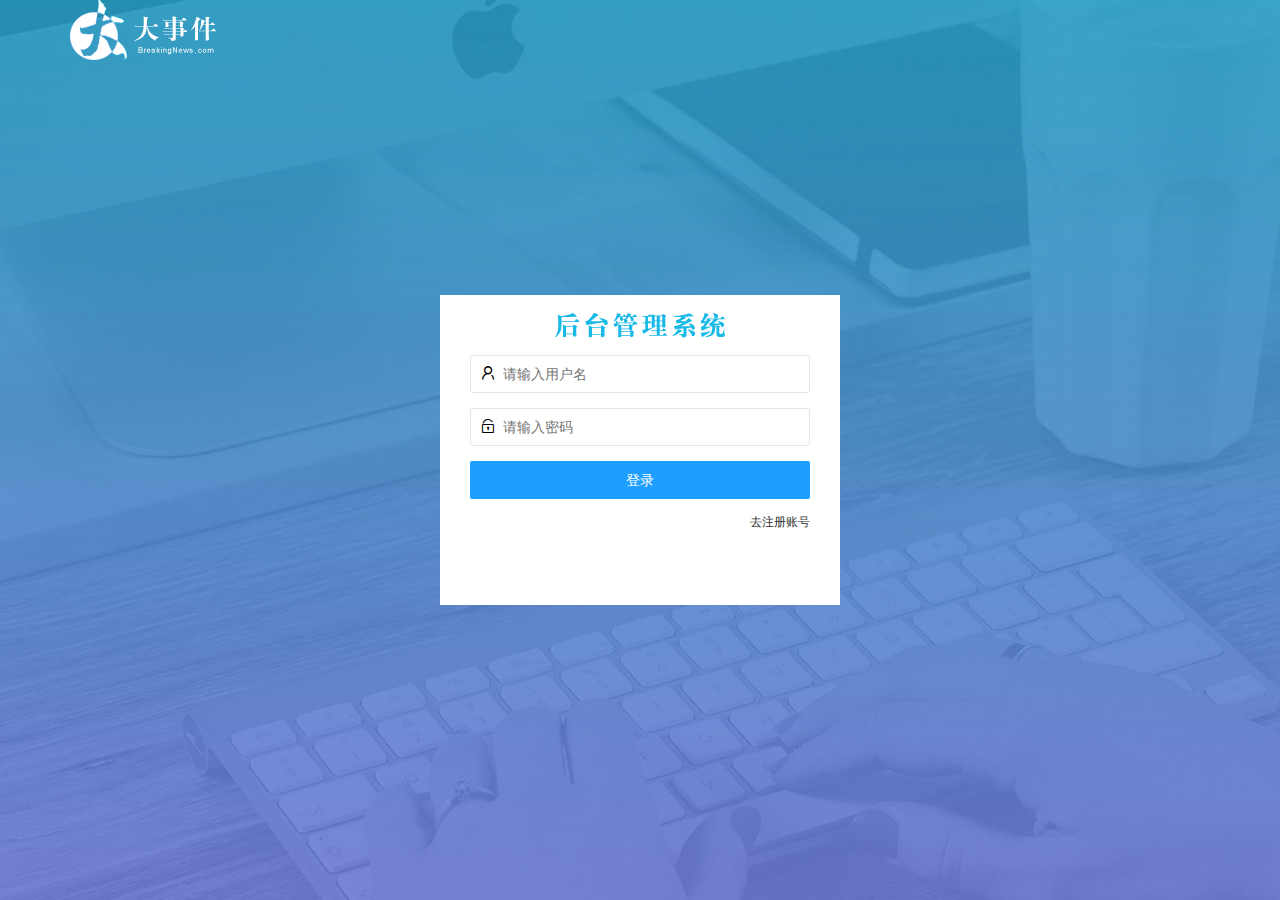
<file: login.html>
<!DOCTYPE html>
<html lang="en">
  <head>
    <meta charset="UTF-8" />
    <meta name="viewport" content="width=device-width, initial-scale=1.0" />
    <title>大事件-登录/注册</title>
    <link rel="stylesheet" href="/assets/lib/layui/css/layui.css">
    <link rel="stylesheet" href="/assets/css/login.css" />
  </head>
  <body>
    <div class="layui-main">
      <img src="/assets/images/logo.png" alt="">
    </div>
    <!-- 登录注册区域 -->
    <div class="loginAndRegBox">
      <div class="title-box"></div>
      <!-- 登录的div -->
      <div class="login-box">
        <!-- 登录的表单 -->
        <form class="layui-form" id="form_login">
          <!-- 用户名 -->
          <div class="layui-form-item">
            <i class="layui-icon layui-icon-username"></i>
            <input type="text" name="username" required lay-verify="required" placeholder="请输入用户名" autocomplete="off" class="layui-input" />
          </div>
          <!-- 密码 -->
          <div class="layui-form-item">
            <i class="layui-icon layui-icon-password"></i>
            <input type="password" name="password" required lay-verify="required|pwd" placeholder="请输入密码" autocomplete="off" class="layui-input" />
          </div>
          <!-- 登录按钮 -->
          <div class="layui-form-item">
            <!-- 注意：表单提交按钮和普通按钮的区别，就是 lay-submit 属性 -->
            <button class="layui-btn layui-btn-fluid layui-btn-normal" lay-submit>登录</button>
          </div>
          <div class="layui-form-item links">
            <a href="javascript:;" id="link_reg">去注册账号</a>
          </div>
        </form>
      </div>
      <!-- 注册的div -->
      <div class="reg-box">
        <!-- 注册的表单 -->
        <form class="layui-form" id="form_reg">
          <!-- 用户名 -->
          <div class="layui-form-item">
            <i class="layui-icon layui-icon-username"></i>
            <input type="text" name="username" required lay-verify="required" placeholder="请输入用户名" autocomplete="off" class="layui-input" />
          </div>
          <!-- 密码 -->
          <div class="layui-form-item">
            <i class="layui-icon layui-icon-password"></i>
            <input type="password" name="password" required lay-verify="required|pwd" placeholder="请输入密码" autocomplete="off" class="layui-input" />
          </div>
          <!-- 密码确认框 -->
          <div class="layui-form-item">
            <i class="layui-icon layui-icon-password"></i>
            <input type="password" name="repassword" required lay-verify="required|pwd|repwd" placeholder="再次确认密码" autocomplete="off" class="layui-input" />
          </div>
          <!-- 注册按钮 -->
          <div class="layui-form-item">
            <!-- 注意：表单提交按钮和普通按钮的区别，就是 lay-submit 属性 -->
            <button class="layui-btn layui-btn-fluid layui-btn-normal" lay-submit>注册</button>
          </div>
          <div class="layui-form-item links">
            <a href="javascript:;" id="link_login">去登录</a>
          </div>
        </form>
      </div>
    </div>
        </div>
      </div>
    </form>
    <!-- 导入 Layui 的JS文件 -->
    <script src="/assets/lib/layui/layui.all.js"></script>
    <!-- 导入 JQuery -->
    <script src="/assets/lib/jquery.js"></script>
    <!-- 导入自己封装的 baseAPI.js -->
    <script src="/assets/js/baseAPI.js"></script>
    <!-- 导入自己的 JavaScript 脚本 -->
    <script src="/assets/js/login.js"></script>
  </body>
</html>
</file>
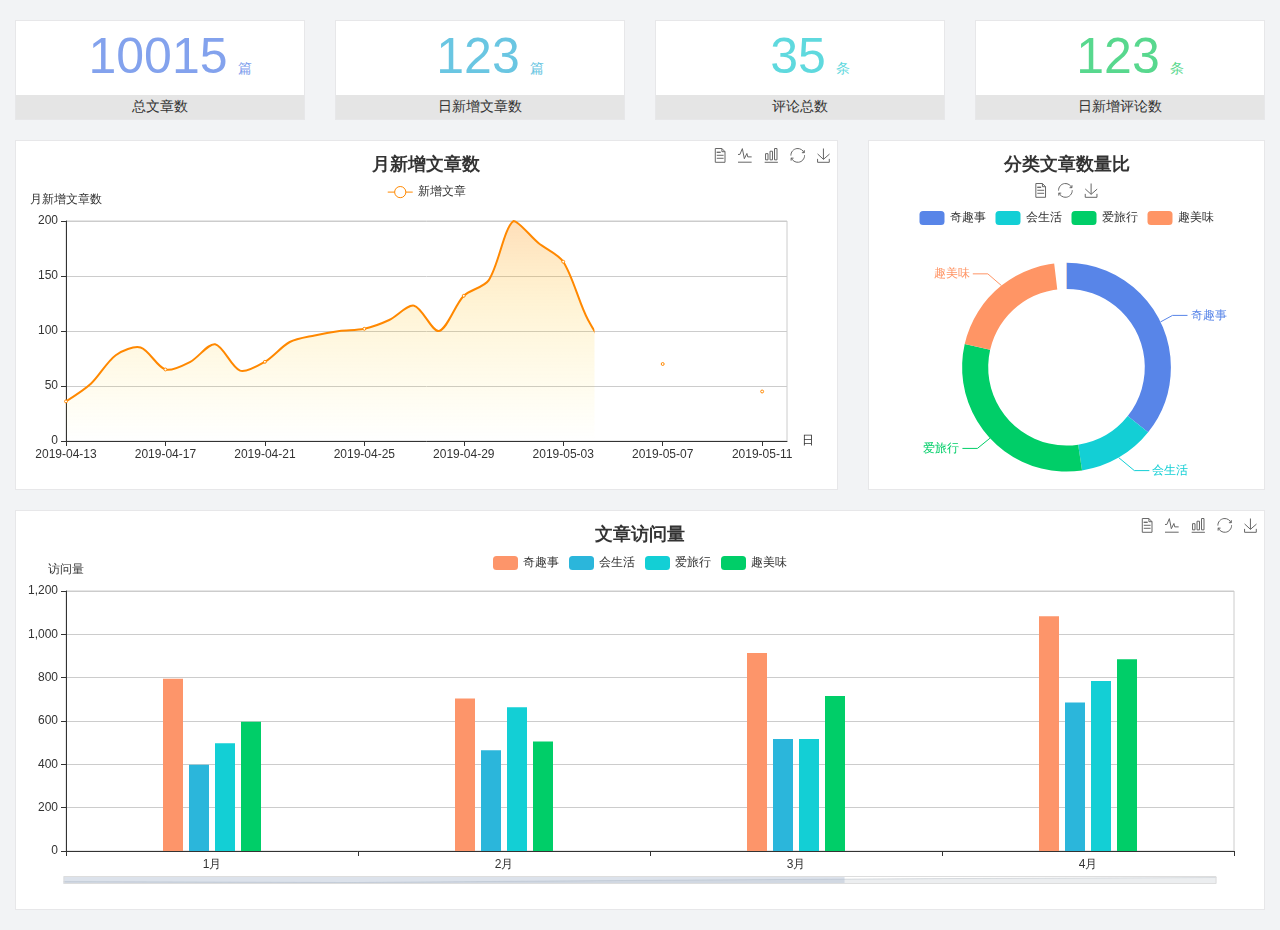
<file: home/dashboard.html>
<!DOCTYPE html>
<html lang="en">

<head>
  <meta charset="UTF-8">
  <meta name="viewport" content="width=device-width, initial-scale=1.0">
  <meta http-equiv="X-UA-Compatible" content="ie=edge">
  <title>图表统计</title>
  <link rel="stylesheet" href="../../assets/lib/bootstrap.css" />
  <link rel="stylesheet" href="../../assets/lib/main.css" />
  <script src="../../assets/lib/jquery.js"></script>
  <script type="text/javascript" src="../../assets/lib/echarts.min.js"></script>
</head>

<body>
  <div class="container-fluid">
    <div class="row spannel_list">
      <div class="col-sm-3 col-xs-6">
        <div class="spannel">
          <em>10015</em><span>篇</span>
          <b>总文章数</b>
        </div>
      </div>
      <div class="col-sm-3 col-xs-6">
        <div class="spannel scolor01">
          <em>123</em><span>篇</span>
          <b>日新增文章数</b>
        </div>
      </div>
      <div class="col-sm-3 col-xs-6">
        <div class="spannel scolor02">
          <em>35</em><span>条</span>
          <b>评论总数</b>
        </div>
      </div>
      <div class="col-sm-3 col-xs-6">
        <div class="spannel scolor03">
          <em>123</em><span>条</span>
          <b>日新增评论数</b>
        </div>
      </div>
    </div>
  </div>

  <div class="container-fluid">
    <div class="row curve-pie">
      <div class="col-lg-8 col-md-8">
        <div class="gragh_pannel" id="curve_show"></div>
      </div>
      <div class="col-lg-4 col-md-4">
        <div class="gragh_pannel" id="pie_show"></div>
      </div>
    </div>
  </div>

  <div class="container-fluid">
    <div class="column_pannel" id="column_show"></div>
  </div>

  <script>
    var oChart = echarts.init(document.getElementById('curve_show'));
    var aList_all = [
      { 'count': 36, 'date': '2019-04-13' },
      { 'count': 52, 'date': '2019-04-14' },
      { 'count': 78, 'date': '2019-04-15' },
      { 'count': 85, 'date': '2019-04-16' },
      { 'count': 65, 'date': '2019-04-17' },
      { 'count': 72, 'date': '2019-04-18' },
      { 'count': 88, 'date': '2019-04-19' },
      { 'count': 64, 'date': '2019-04-20' },
      { 'count': 72, 'date': '2019-04-21' },
      { 'count': 90, 'date': '2019-04-22' },
      { 'count': 96, 'date': '2019-04-23' },
      { 'count': 100, 'date': '2019-04-24' },
      { 'count': 102, 'date': '2019-04-25' },
      { 'count': 110, 'date': '2019-04-26' },
      { 'count': 123, 'date': '2019-04-27' },
      { 'count': 100, 'date': '2019-04-28' },
      { 'count': 132, 'date': '2019-04-29' },
      { 'count': 146, 'date': '2019-04-30' },
      { 'count': 200, 'date': '2019-05-01' },
      { 'count': 180, 'date': '2019-05-02' },
      { 'count': 163, 'date': '2019-05-03' },
      { 'count': 110, 'date': '2019-05-04' },
      { 'count': 80, 'date': '2019-05-05' },
      { 'count': 82, 'date': '2019-05-06' },
      { 'count': 70, 'date': '2019-05-07' },
      { 'count': 65, 'date': '2019-05-08' },
      { 'count': 54, 'date': '2019-05-09' },
      { 'count': 40, 'date': '2019-05-10' },
      { 'count': 45, 'date': '2019-05-11' },
      { 'count': 38, 'date': '2019-05-12' },
    ];

    let aCount = [];
    let aDate = [];

    for (var i = 0; i < aList_all.length; i++) {
      aCount.push(aList_all[i].count);
      aDate.push(aList_all[i].date);
    }

    var chartopt = {
      title: {
        text: '月新增文章数',
        left: 'center',
        top: '10'
      },
      tooltip: {
        trigger: 'axis'
      },
      legend: {
        data: ['新增文章'],
        top: '40'
      },
      toolbox: {
        show: true,
        feature: {
          mark: { show: true },
          dataView: { show: true, readOnly: false },
          magicType: { show: true, type: ['line', 'bar'] },
          restore: { show: true },
          saveAsImage: { show: true }
        }
      },
      calculable: true,
      xAxis: [
        {
          name: '日',
          type: 'category',
          boundaryGap: false,
          data: aDate
        }
      ],
      yAxis: [
        {
          name: '月新增文章数',
          type: 'value'
        }
      ],
      series: [
        {
          name: '新增文章',
          type: 'line',
          smooth: true,
          itemStyle: { normal: { areaStyle: { type: 'default' }, color: '#f80' }, lineStyle: { color: '#f80' } },
          data: aCount
        }],
      areaStyle: {
        normal: {
          color: new echarts.graphic.LinearGradient(0, 0, 0, 1, [{
            offset: 0,
            color: 'rgba(255,136,0,0.39)'
          }, {
            offset: .34,
            color: 'rgba(255,180,0,0.25)'
          }, {
            offset: 1,
            color: 'rgba(255,222,0,0.00)'
          }])

        }
      },
      grid: {
        show: true,
        x: 50,
        x2: 50,
        y: 80,
        height: 220
      }
    };

    oChart.setOption(chartopt);


    var oPie = echarts.init(document.getElementById('pie_show'));
    var oPieopt =
    {
      title: {
        top: 10,
        text: '分类文章数量比',
        x: 'center'
      },
      tooltip: {
        trigger: 'item',
        formatter: "{a} <br/>{b} : {c} ({d}%)"
      },
      color: ['#5885e8', '#13cfd5', '#00ce68', '#ff9565'],
      legend: {
        x: 'center',
        top: 65,
        data: ['奇趣事', '会生活', '爱旅行', '趣美味']
      },
      toolbox: {
        show: true,
        x: 'center',
        top: 35,
        feature: {
          mark: { show: true },
          dataView: { show: true, readOnly: false },
          magicType: {
            show: true,
            type: ['pie', 'funnel'],
            option: {
              funnel: {
                x: '25%',
                width: '50%',
                funnelAlign: 'left',
                max: 1548
              }
            }
          },
          restore: { show: true },
          saveAsImage: { show: true }
        }
      },
      calculable: true,
      series: [
        {
          name: '访问来源',
          type: 'pie',
          radius: ['45%', '60%'],
          center: ['50%', '65%'],
          data: [
            { value: 300, name: '奇趣事' },
            { value: 100, name: '会生活' },
            { value: 260, name: '爱旅行' },
            { value: 180, name: '趣美味' }
          ]
        }
      ]
    };
    oPie.setOption(oPieopt);



    var oColumn = this.echarts.init(document.getElementById('column_show'));
    var oColumnopt =
    {
      title: {
        text: '文章访问量',
        left: 'center',
        top: '10'
      },
      tooltip: {
        trigger: 'axis'
      },
      legend: {
        data: ['奇趣事', '会生活', '爱旅行', '趣美味'],
        top: '40'
      },
      toolbox: {
        show: true,
        feature: {
          mark: { show: true },
          dataView: { show: true, readOnly: false },
          magicType: { show: true, type: ['line', 'bar'] },
          restore: { show: true },
          saveAsImage: { show: true }
        }
      },
      calculable: true,
      xAxis: [
        {
          type: 'category',
          data: ['1月', '2月', '3月', '4月', '5月']
        }
      ],
      yAxis: [
        {
          name: '访问量',
          type: 'value'
        }
      ],
      series: [
        {
          name: '奇趣事',
          type: 'bar',
          barWidth: 20,
          itemStyle: {
            normal: { areaStyle: { type: 'default' }, color: '#fd956a' }
          },
          data: [800, 708, 920, 1090, 1200]
        },
        {
          name: '会生活',
          type: 'bar',
          barWidth: 20,
          itemStyle: {
            normal: { areaStyle: { type: 'default' }, color: '#2bb6db' }
          },
          data: [400, 468, 520, 690, 800]
        },
        {
          name: '爱旅行',
          type: 'bar',
          barWidth: 20,
          itemStyle: {
            normal: { areaStyle: { type: 'default' }, color: '#13cfd5' }
          },
          data: [500, 668, 520, 790, 900]
        },
        {
          name: '趣美味',
          type: 'bar',
          barWidth: 20,
          itemStyle: {
            normal: { areaStyle: { type: 'default' }, color: '#00ce68' }
          },
          data: [600, 508, 720, 890, 1000]
        }
      ],
      grid: {
        show: true,
        x: 50,
        x2: 30,
        y: 80,
        height: 260
      },
      dataZoom: [//给x轴设置滚动条
        {
          start: 0,//默认为0
          end: 100 - 1000 / 31,//默认为100
          type: 'slider',
          show: true,
          xAxisIndex: [0],
          handleSize: 0,//滑动条的 左右2个滑动条的大小
          height: 8,//组件高度
          left: 45, //左边的距离
          right: 50,//右边的距离
          bottom: 26,//右边的距离
          handleColor: '#ddd',//h滑动图标的颜色
          handleStyle: {
            borderColor: "#cacaca",
            borderWidth: "1",
            shadowBlur: 2,
            background: "#ddd",
            shadowColor: "#ddd",
          }
        }]
    };
    oColumn.setOption(oColumnopt);
  </script>
</body>

</html>
</file>
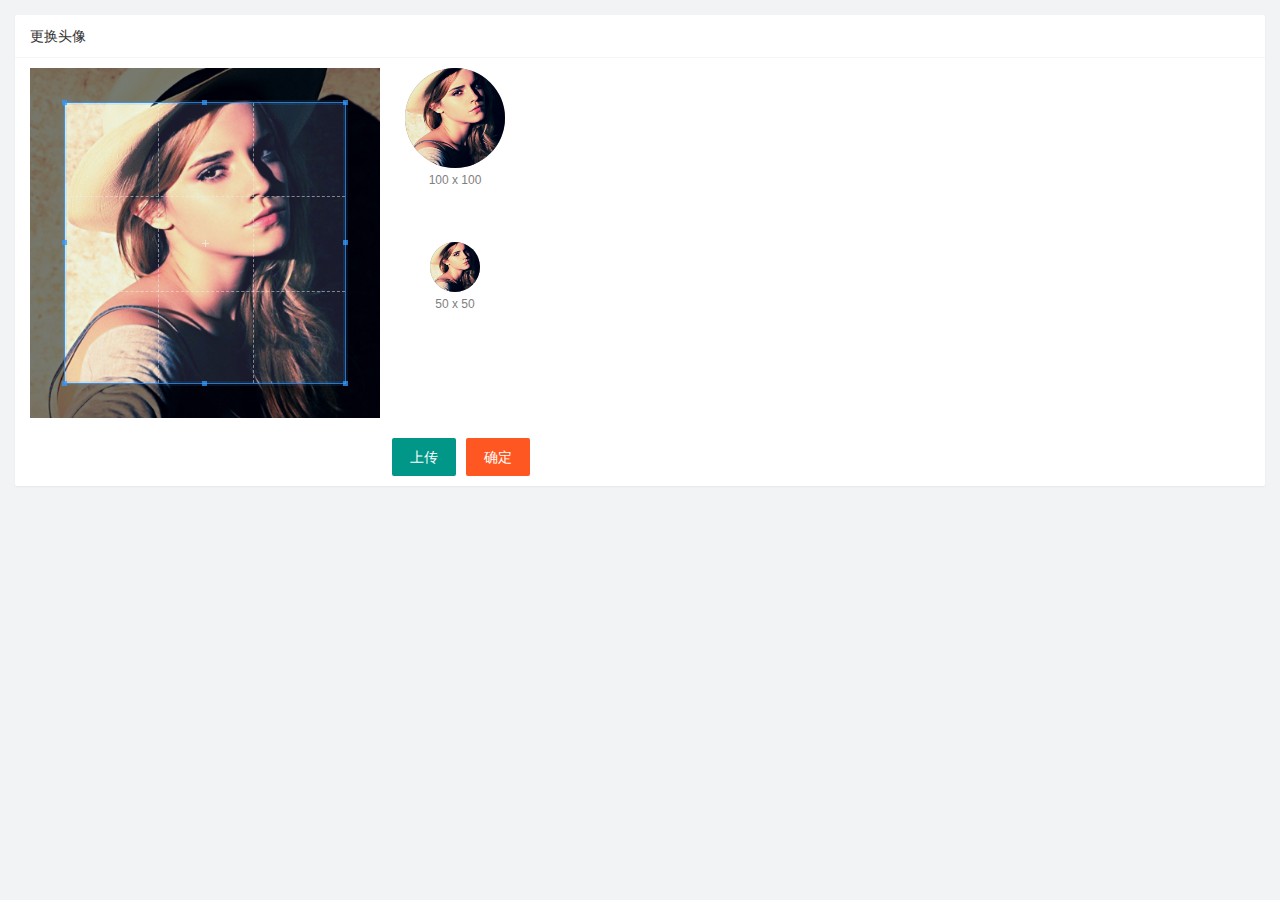
<file: user/user_avatar.html>
<!DOCTYPE html>
<html lang="en">
  <head>
    <meta charset="UTF-8" />
    <meta name="viewport" content="width=device-width, initial-scale=1.0" />
    <title>Document</title>
    <link rel="stylesheet" href="/assets/lib/layui/css/layui.css" />
    <link rel="stylesheet" href="/assets/lib/cropper/cropper.css" />
    <link rel="stylesheet" href="/assets/css/user/user_avatar.css" />
  </head>
  <body>
    <!-- 卡片区域 -->
    <div class="layui-card">
      <div class="layui-card-header">更换头像</div>
      <div class="layui-card-body">
        <!-- 第一行的图片裁剪和预览区域 -->
        <div class="row1">
          <!-- 图片裁剪区域 -->
          <div class="cropper-box">
            <!-- 这个 img 标签很重要，将来会把它初始化为裁剪区域 -->
            <img id="image" src="/assets/images/sample.jpg" />
          </div>
          <!-- 图片的预览区域 -->
          <div class="preview-box">
            <div>
              <!-- 宽高为 100px 的预览区域 -->
              <div class="img-preview w100"></div>
              <p class="size">100 x 100</p>
            </div>
            <div>
              <!-- 宽高为 50px 的预览区域 -->
              <div class="img-preview w50"></div>
              <p class="size">50 x 50</p>
            </div>
          </div>
        </div>

        <!-- 第二行的按钮区域 -->
        <div class="row2">
          <!-- 通过 accept 属性，可以指定，允许用户选择什么类型的文件 -->
          <input type="file" id="file" accept="image/png,image/jpeg" />
          <button type="button" class="layui-btn" id="btnChooseImage">上传</button>
          <button type="button" class="layui-btn layui-btn-danger" id="btnUpload">确定</button>
        </div>
      </div>
    </div>

    <script src="/assets/lib/layui/layui.all.js"></script>
    <script src="/assets/lib/jquery.js"></script>
    <script src="/assets/lib/cropper/Cropper.js"></script>
    <script src="/assets/lib/cropper/jquery-cropper.js"></script>
    <script src="/assets/js/baseAPI.js"></script>
    <script src="/assets/js/user/user_avatar.js"></script>
  </body>
</html>
</file>
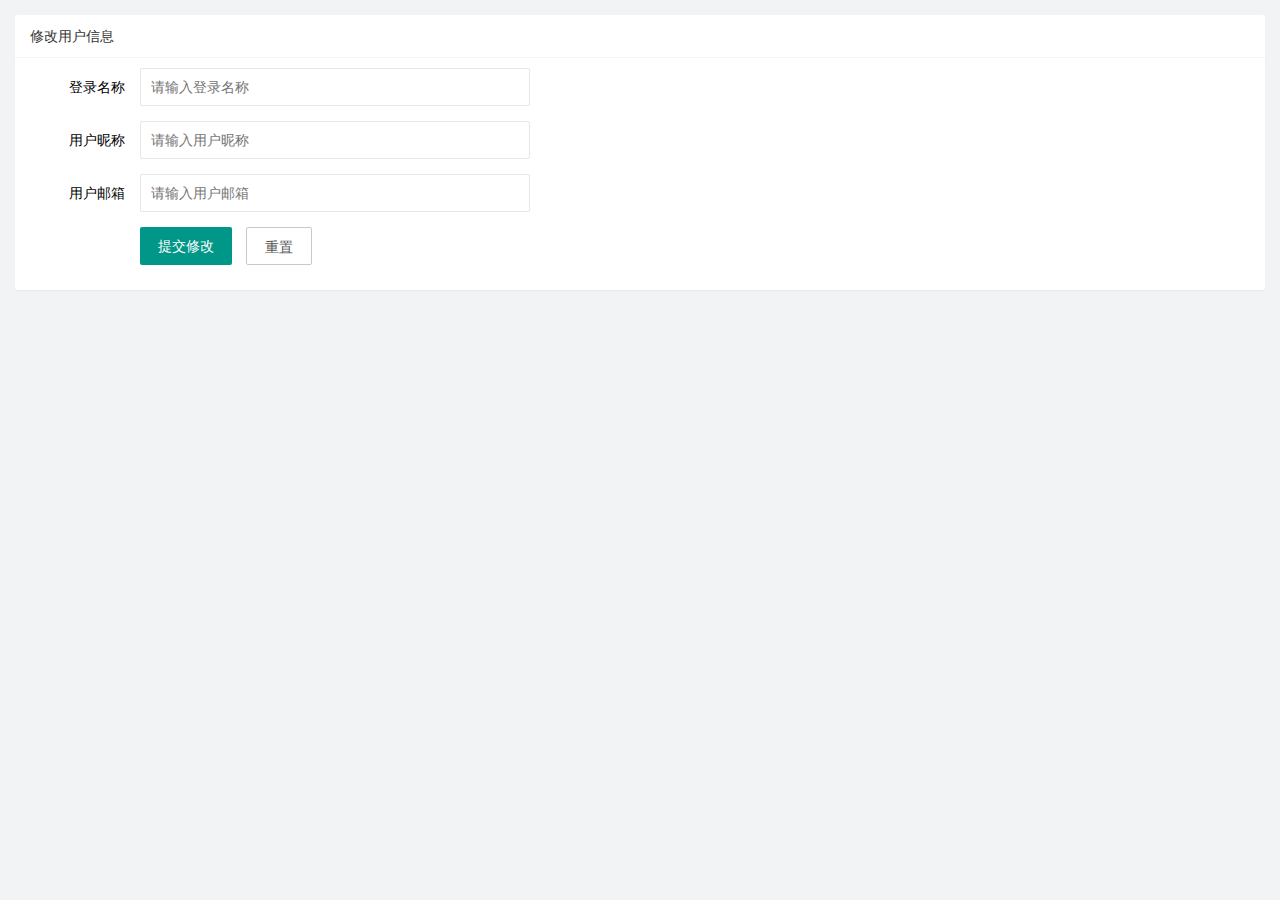
<file: user/user_info.html>
<!DOCTYPE html>
<html lang="en">
  <head>
    <meta charset="UTF-8" />
    <meta name="viewport" content="width=device-width, initial-scale=1.0" />
    <title>Document</title>
    <!-- 导入 layui 的样式 -->
    <link rel="stylesheet" href="/assets/lib/layui/css/layui.css" />
    <!-- 导入自己的样式 -->
    <link rel="stylesheet" href="/assets/css/user/user_info.css" />
  </head>
  <body>
    <!-- 卡片区域 -->
    <div class="layui-card">
      <div class="layui-card-header">修改用户信息</div>
      <div class="layui-card-body">
        <!-- form 表单区域 -->
        <form class="layui-form" lay-filter="formUserInfo">
          <!-- 这是隐藏域 -->
          <input type="hidden" name="id" value="" />
          <div class="layui-form-item">
            <label class="layui-form-label">登录名称</label>
            <div class="layui-input-block">
              <input type="text" name="username" required lay-verify="required" placeholder="请输入登录名称" autocomplete="off" class="layui-input" readonly />
            </div>
          </div>
          <div class="layui-form-item">
            <label class="layui-form-label">用户昵称</label>
            <div class="layui-input-block">
              <input type="text" name="nickname" required lay-verify="required|nickname" placeholder="请输入用户昵称" autocomplete="off" class="layui-input" />
            </div>
          </div>
          <div class="layui-form-item">
            <label class="layui-form-label">用户邮箱</label>
            <div class="layui-input-block">
              <input type="text" name="email" required lay-verify="required|email" placeholder="请输入用户邮箱" autocomplete="off" class="layui-input" />
            </div>
          </div>
          <div class="layui-form-item">
            <div class="layui-input-block">
              <button class="layui-btn" lay-submit lay-filter="formDemo">提交修改</button>
              <button type="reset" class="layui-btn layui-btn-primary" id="btnReset">重置</button>
            </div>
          </div>
        </form>
      </div>
    </div>

    <!-- 导入 layui 的 js -->
    <script src="/assets/lib/layui/layui.all.js"></script>
    <!-- 导入 jquery -->
    <script src="/assets/lib/jquery.js"></script>
    <!-- 导入 baseAPI -->
    <script src="/assets/js/baseAPI.js"></script>
    <!-- 导入自己的 js -->
    <script src="/assets/js/user/user_info.js"></script>
  </body>
</html>
</file>
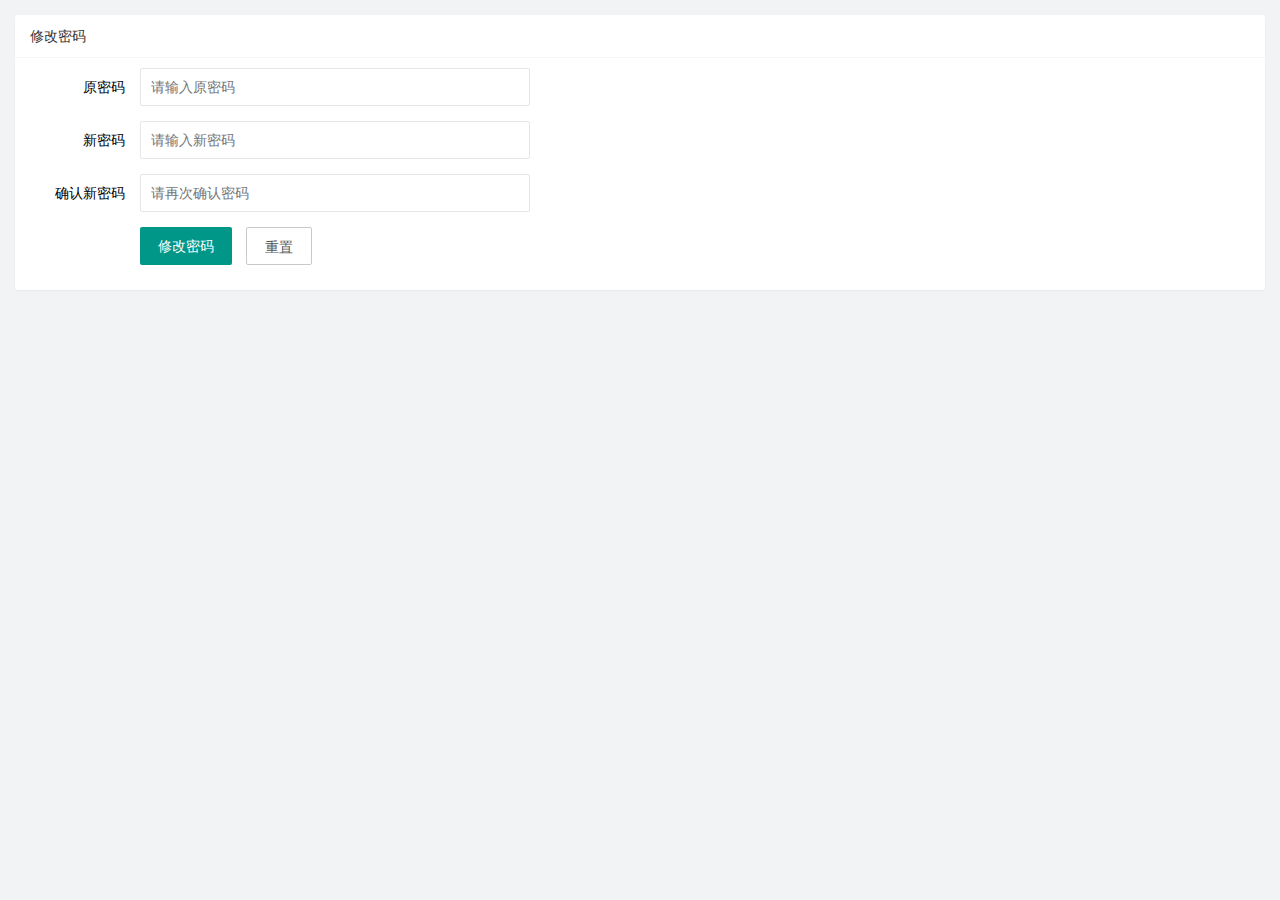
<file: user/user_pwd.html>
<!DOCTYPE html>
<html lang="en">
  <head>
    <meta charset="UTF-8" />
    <meta name="viewport" content="width=device-width, initial-scale=1.0" />
    <title>Document</title>
    <link rel="stylesheet" href="/assets/lib/layui/css/layui.css" />
    <link rel="stylesheet" href="/assets/css/user/user_pwd.css" />
  </head>
  <body>
    <!-- 卡片区域 -->
    <div class="layui-card">
      <div class="layui-card-header">修改密码</div>
      <div class="layui-card-body">
        <form class="layui-form">
          <div class="layui-form-item">
            <label class="layui-form-label">原密码</label>
            <div class="layui-input-block">
              <input type="password" name="oldPwd" required lay-verify="required|pwd" placeholder="请输入原密码" autocomplete="off" class="layui-input" />
            </div>
          </div>
          <div class="layui-form-item">
            <label class="layui-form-label">新密码</label>
            <div class="layui-input-block">
              <input type="password" name="newPwd" required lay-verify="required|pwd|samePwd" placeholder="请输入新密码" autocomplete="off" class="layui-input" />
            </div>
          </div>
          <div class="layui-form-item">
            <label class="layui-form-label">确认新密码</label>
            <div class="layui-input-block">
              <input type="password" name="rePwd" required lay-verify="required|pwd|rePwd" placeholder="请再次确认密码" autocomplete="off" class="layui-input" />
            </div>
          </div>
          <div class="layui-form-item">
            <div class="layui-input-block">
              <button class="layui-btn" lay-submit lay-filter="formDemo">修改密码</button>
              <button type="reset" class="layui-btn layui-btn-primary">重置</button>
            </div>
          </div>
        </form>
      </div>
    </div>

    <!-- 导入 layui 的 js -->
    <script src="/assets/lib/layui/layui.all.js"></script>
    <!-- 导入 jQuery -->
    <script src="/assets/lib/jquery.js"></script>
    <!-- 导入 baseAPI -->
    <script src="/assets/js/baseAPI.js"></script>
    <!-- 导入自己的 js -->
    <script src="/assets/js/user/user_pwd.js"></script>
  </body>
</html>
</file>
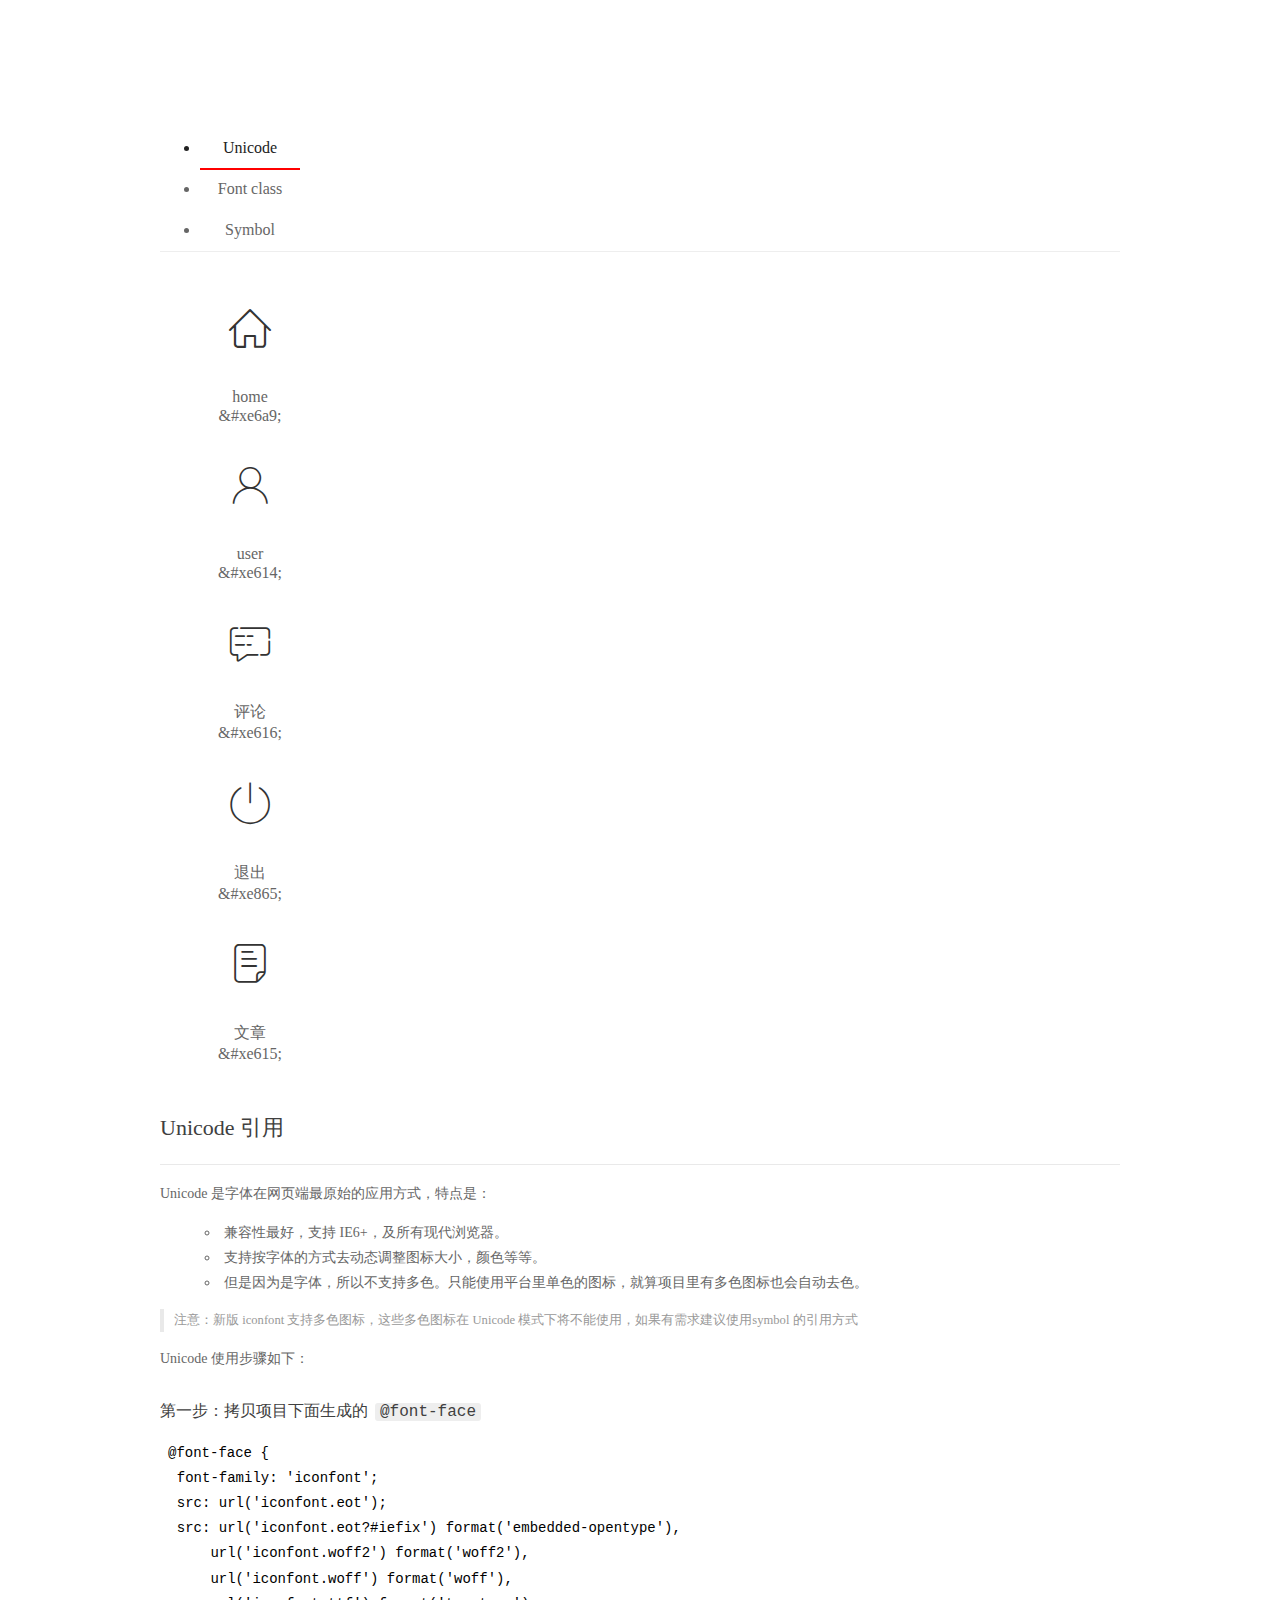
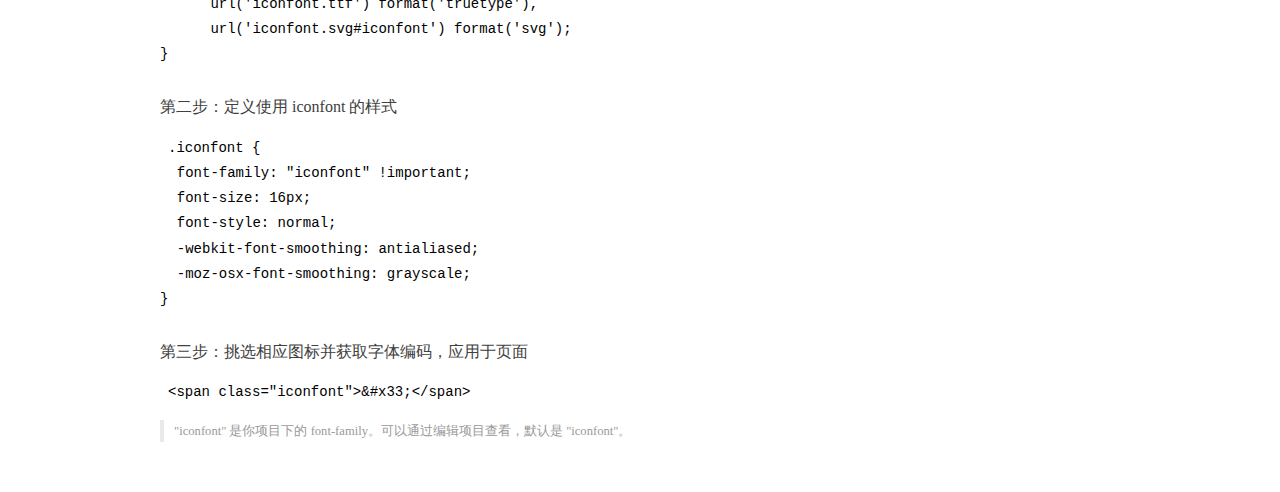
<file: assets/fonts/demo_index.html>
<!DOCTYPE html>
<html>
<head>
  <meta charset="utf-8"/>
  <title>IconFont Demo</title>
  <link rel="shortcut icon" href="https://gtms04.alicdn.com/tps/i4/TB1_oz6GVXXXXaFXpXXJDFnIXXX-64-64.ico" type="image/x-icon"/>
  <link rel="stylesheet" href="https://g.alicdn.com/thx/cube/1.3.2/cube.min.css">
  <link rel="stylesheet" href="demo.css">
  <link rel="stylesheet" href="iconfont.css">
  <script src="iconfont.js"></script>
  <!-- jQuery -->
  <script src="https://a1.alicdn.com/oss/uploads/2018/12/26/7bfddb60-08e8-11e9-9b04-53e73bb6408b.js"></script>
  <!-- 代码高亮 -->
  <script src="https://a1.alicdn.com/oss/uploads/2018/12/26/a3f714d0-08e6-11e9-8a15-ebf944d7534c.js"></script>
</head>
<body>
  <div class="main">
    <h1 class="logo"><a href="https://www.iconfont.cn/" title="iconfont 首页" target="_blank">&#xe86b;</a></h1>
    <div class="nav-tabs">
      <ul id="tabs" class="dib-box">
        <li class="dib active"><span>Unicode</span></li>
        <li class="dib"><span>Font class</span></li>
        <li class="dib"><span>Symbol</span></li>
      </ul>
      
    </div>
    <div class="tab-container">
      <div class="content unicode" style="display: block;">
          <ul class="icon_lists dib-box">
          
            <li class="dib">
              <span class="icon iconfont">&#xe6a9;</span>
                <div class="name">home</div>
                <div class="code-name">&amp;#xe6a9;</div>
              </li>
          
            <li class="dib">
              <span class="icon iconfont">&#xe614;</span>
                <div class="name">user</div>
                <div class="code-name">&amp;#xe614;</div>
              </li>
          
            <li class="dib">
              <span class="icon iconfont">&#xe616;</span>
                <div class="name">评论</div>
                <div class="code-name">&amp;#xe616;</div>
              </li>
          
            <li class="dib">
              <span class="icon iconfont">&#xe865;</span>
                <div class="name">退出</div>
                <div class="code-name">&amp;#xe865;</div>
              </li>
          
            <li class="dib">
              <span class="icon iconfont">&#xe615;</span>
                <div class="name">文章</div>
                <div class="code-name">&amp;#xe615;</div>
              </li>
          
          </ul>
          <div class="article markdown">
          <h2 id="unicode-">Unicode 引用</h2>
          <hr>

          <p>Unicode 是字体在网页端最原始的应用方式，特点是：</p>
          <ul>
            <li>兼容性最好，支持 IE6+，及所有现代浏览器。</li>
            <li>支持按字体的方式去动态调整图标大小，颜色等等。</li>
            <li>但是因为是字体，所以不支持多色。只能使用平台里单色的图标，就算项目里有多色图标也会自动去色。</li>
          </ul>
          <blockquote>
            <p>注意：新版 iconfont 支持多色图标，这些多色图标在 Unicode 模式下将不能使用，如果有需求建议使用symbol 的引用方式</p>
          </blockquote>
          <p>Unicode 使用步骤如下：</p>
          <h3 id="-font-face">第一步：拷贝项目下面生成的 <code>@font-face</code></h3>
<pre><code class="language-css"
>@font-face {
  font-family: 'iconfont';
  src: url('iconfont.eot');
  src: url('iconfont.eot?#iefix') format('embedded-opentype'),
      url('iconfont.woff2') format('woff2'),
      url('iconfont.woff') format('woff'),
      url('iconfont.ttf') format('truetype'),
      url('iconfont.svg#iconfont') format('svg');
}
</code></pre>
          <h3 id="-iconfont-">第二步：定义使用 iconfont 的样式</h3>
<pre><code class="language-css"
>.iconfont {
  font-family: "iconfont" !important;
  font-size: 16px;
  font-style: normal;
  -webkit-font-smoothing: antialiased;
  -moz-osx-font-smoothing: grayscale;
}
</code></pre>
          <h3 id="-">第三步：挑选相应图标并获取字体编码，应用于页面</h3>
<pre>
<code class="language-html"
>&lt;span class="iconfont"&gt;&amp;#x33;&lt;/span&gt;
</code></pre>
          <blockquote>
            <p>"iconfont" 是你项目下的 font-family。可以通过编辑项目查看，默认是 "iconfont"。</p>
          </blockquote>
          </div>
      </div>
      <div class="content font-class">
        <ul class="icon_lists dib-box">
          
          <li class="dib">
            <span class="icon iconfont icon-home"></span>
            <div class="name">
              home
            </div>
            <div class="code-name">.icon-home
            </div>
          </li>
          
          <li class="dib">
            <span class="icon iconfont icon-user"></span>
            <div class="name">
              user
            </div>
            <div class="code-name">.icon-user
            </div>
          </li>
          
          <li class="dib">
            <span class="icon iconfont icon-pinglun"></span>
            <div class="name">
              评论
            </div>
            <div class="code-name">.icon-pinglun
            </div>
          </li>
          
          <li class="dib">
            <span class="icon iconfont icon-tuichu"></span>
            <div class="name">
              退出
            </div>
            <div class="code-name">.icon-tuichu
            </div>
          </li>
          
          <li class="dib">
            <span class="icon iconfont icon-16"></span>
            <div class="name">
              文章
            </div>
            <div class="code-name">.icon-16
            </div>
          </li>
          
        </ul>
        <div class="article markdown">
        <h2 id="font-class-">font-class 引用</h2>
        <hr>

        <p>font-class 是 Unicode 使用方式的一种变种，主要是解决 Unicode 书写不直观，语意不明确的问题。</p>
        <p>与 Unicode 使用方式相比，具有如下特点：</p>
        <ul>
          <li>兼容性良好，支持 IE8+，及所有现代浏览器。</li>
          <li>相比于 Unicode 语意明确，书写更直观。可以很容易分辨这个 icon 是什么。</li>
          <li>因为使用 class 来定义图标，所以当要替换图标时，只需要修改 class 里面的 Unicode 引用。</li>
          <li>不过因为本质上还是使用的字体，所以多色图标还是不支持的。</li>
        </ul>
        <p>使用步骤如下：</p>
        <h3 id="-fontclass-">第一步：引入项目下面生成的 fontclass 代码：</h3>
<pre><code class="language-html">&lt;link rel="stylesheet" href="./iconfont.css"&gt;
</code></pre>
        <h3 id="-">第二步：挑选相应图标并获取类名，应用于页面：</h3>
<pre><code class="language-html">&lt;span class="iconfont icon-xxx"&gt;&lt;/span&gt;
</code></pre>
        <blockquote>
          <p>"
            iconfont" 是你项目下的 font-family。可以通过编辑项目查看，默认是 "iconfont"。</p>
        </blockquote>
      </div>
      </div>
      <div class="content symbol">
          <ul class="icon_lists dib-box">
          
            <li class="dib">
                <svg class="icon svg-icon" aria-hidden="true">
                  <use xlink:href="#icon-home"></use>
                </svg>
                <div class="name">home</div>
                <div class="code-name">#icon-home</div>
            </li>
          
            <li class="dib">
                <svg class="icon svg-icon" aria-hidden="true">
                  <use xlink:href="#icon-user"></use>
                </svg>
                <div class="name">user</div>
                <div class="code-name">#icon-user</div>
            </li>
          
            <li class="dib">
                <svg class="icon svg-icon" aria-hidden="true">
                  <use xlink:href="#icon-pinglun"></use>
                </svg>
                <div class="name">评论</div>
                <div class="code-name">#icon-pinglun</div>
            </li>
          
            <li class="dib">
                <svg class="icon svg-icon" aria-hidden="true">
                  <use xlink:href="#icon-tuichu"></use>
                </svg>
                <div class="name">退出</div>
                <div class="code-name">#icon-tuichu</div>
            </li>
          
            <li class="dib">
                <svg class="icon svg-icon" aria-hidden="true">
                  <use xlink:href="#icon-16"></use>
                </svg>
                <div class="name">文章</div>
                <div class="code-name">#icon-16</div>
            </li>
          
          </ul>
          <div class="article markdown">
          <h2 id="symbol-">Symbol 引用</h2>
          <hr>

          <p>这是一种全新的使用方式，应该说这才是未来的主流，也是平台目前推荐的用法。相关介绍可以参考这篇<a href="">文章</a>
            这种用法其实是做了一个 SVG 的集合，与另外两种相比具有如下特点：</p>
          <ul>
            <li>支持多色图标了，不再受单色限制。</li>
            <li>通过一些技巧，支持像字体那样，通过 <code>font-size</code>, <code>color</code> 来调整样式。</li>
            <li>兼容性较差，支持 IE9+，及现代浏览器。</li>
            <li>浏览器渲染 SVG 的性能一般，还不如 png。</li>
          </ul>
          <p>使用步骤如下：</p>
          <h3 id="-symbol-">第一步：引入项目下面生成的 symbol 代码：</h3>
<pre><code class="language-html">&lt;script src="./iconfont.js"&gt;&lt;/script&gt;
</code></pre>
          <h3 id="-css-">第二步：加入通用 CSS 代码（引入一次就行）：</h3>
<pre><code class="language-html">&lt;style&gt;
.icon {
  width: 1em;
  height: 1em;
  vertical-align: -0.15em;
  fill: currentColor;
  overflow: hidden;
}
&lt;/style&gt;
</code></pre>
          <h3 id="-">第三步：挑选相应图标并获取类名，应用于页面：</h3>
<pre><code class="language-html">&lt;svg class="icon" aria-hidden="true"&gt;
  &lt;use xlink:href="#icon-xxx"&gt;&lt;/use&gt;
&lt;/svg&gt;
</code></pre>
          </div>
      </div>

    </div>
  </div>
  <script>
  $(document).ready(function () {
      $('.tab-container .content:first').show()

      $('#tabs li').click(function (e) {
        var tabContent = $('.tab-container .content')
        var index = $(this).index()

        if ($(this).hasClass('active')) {
          return
        } else {
          $('#tabs li').removeClass('active')
          $(this).addClass('active')

          tabContent.hide().eq(index).fadeIn()
        }
      })
    })
  </script>
</body>
</html>
</file>
<file: assets/lib/layui/css/layui.css>
/** layui-v2.5.5 MIT License By https://www.layui.com */
 .layui-inline,img{display:inline-block;vertical-align:middle}h1,h2,h3,h4,h5,h6{font-weight:400}.layui-edge,.layui-header,.layui-inline,.layui-main{position:relative}.layui-body,.layui-edge,.layui-elip{overflow:hidden}.layui-btn,.layui-edge,.layui-inline,img{vertical-align:middle}.layui-btn,.layui-disabled,.layui-icon,.layui-unselect{-moz-user-select:none;-webkit-user-select:none;-ms-user-select:none}.layui-elip,.layui-form-checkbox span,.layui-form-pane .layui-form-label{text-overflow:ellipsis;white-space:nowrap}.layui-breadcrumb,.layui-tree-btnGroup{visibility:hidden}blockquote,body,button,dd,div,dl,dt,form,h1,h2,h3,h4,h5,h6,input,li,ol,p,pre,td,textarea,th,ul{margin:0;padding:0;-webkit-tap-highlight-color:rgba(0,0,0,0)}a:active,a:hover{outline:0}img{border:none}li{list-style:none}table{border-collapse:collapse;border-spacing:0}h4,h5,h6{font-size:100%}button,input,optgroup,option,select,textarea{font-family:inherit;font-size:inherit;font-style:inherit;font-weight:inherit;outline:0}pre{white-space:pre-wrap;white-space:-moz-pre-wrap;white-space:-pre-wrap;white-space:-o-pre-wrap;word-wrap:break-word}body{line-height:24px;font:14px Helvetica Neue,Helvetica,PingFang SC,Tahoma,Arial,sans-serif}hr{height:1px;margin:10px 0;border:0;clear:both}a{color:#333;text-decoration:none}a:hover{color:#777}a cite{font-style:normal;*cursor:pointer}.layui-border-box,.layui-border-box *{box-sizing:border-box}.layui-box,.layui-box *{box-sizing:content-box}.layui-clear{clear:both;*zoom:1}.layui-clear:after{content:'\20';clear:both;*zoom:1;display:block;height:0}.layui-inline{*display:inline;*zoom:1}.layui-edge{display:inline-block;width:0;height:0;border-width:6px;border-style:dashed;border-color:transparent}.layui-edge-top{top:-4px;border-bottom-color:#999;border-bottom-style:solid}.layui-edge-right{border-left-color:#999;border-left-style:solid}.layui-edge-bottom{top:2px;border-top-color:#999;border-top-style:solid}.layui-edge-left{border-right-color:#999;border-right-style:solid}.layui-disabled,.layui-disabled:hover{color:#d2d2d2!important;cursor:not-allowed!important}.layui-circle{border-radius:100%}.layui-show{display:block!important}.layui-hide{display:none!important}@font-face{font-family:layui-icon;src:url(../font/iconfont.eot?v=250);src:url(../font/iconfont.eot?v=250#iefix) format('embedded-opentype'),url(../font/iconfont.woff2?v=250) format('woff2'),url(../font/iconfont.woff?v=250) format('woff'),url(../font/iconfont.ttf?v=250) format('truetype'),url(../font/iconfont.svg?v=250#layui-icon) format('svg')}.layui-icon{font-family:layui-icon!important;font-size:16px;font-style:normal;-webkit-font-smoothing:antialiased;-moz-osx-font-smoothing:grayscale}.layui-icon-reply-fill:before{content:"\e611"}.layui-icon-set-fill:before{content:"\e614"}.layui-icon-menu-fill:before{content:"\e60f"}.layui-icon-search:before{content:"\e615"}.layui-icon-share:before{content:"\e641"}.layui-icon-set-sm:before{content:"\e620"}.layui-icon-engine:before{content:"\e628"}.layui-icon-close:before{content:"\1006"}.layui-icon-close-fill:before{content:"\1007"}.layui-icon-chart-screen:before{content:"\e629"}.layui-icon-star:before{content:"\e600"}.layui-icon-circle-dot:before{content:"\e617"}.layui-icon-chat:before{content:"\e606"}.layui-icon-release:before{content:"\e609"}.layui-icon-list:before{content:"\e60a"}.layui-icon-chart:before{content:"\e62c"}.layui-icon-ok-circle:before{content:"\1005"}.layui-icon-layim-theme:before{content:"\e61b"}.layui-icon-table:before{content:"\e62d"}.layui-icon-right:before{content:"\e602"}.layui-icon-left:before{content:"\e603"}.layui-icon-cart-simple:before{content:"\e698"}.layui-icon-face-cry:before{content:"\e69c"}.layui-icon-face-smile:before{content:"\e6af"}.layui-icon-survey:before{content:"\e6b2"}.layui-icon-tree:before{content:"\e62e"}.layui-icon-upload-circle:before{content:"\e62f"}.layui-icon-add-circle:before{content:"\e61f"}.layui-icon-download-circle:before{content:"\e601"}.layui-icon-templeate-1:before{content:"\e630"}.layui-icon-util:before{content:"\e631"}.layui-icon-face-surprised:before{content:"\e664"}.layui-icon-edit:before{content:"\e642"}.layui-icon-speaker:before{content:"\e645"}.layui-icon-down:before{content:"\e61a"}.layui-icon-file:before{content:"\e621"}.layui-icon-layouts:before{content:"\e632"}.layui-icon-rate-half:before{content:"\e6c9"}.layui-icon-add-circle-fine:before{content:"\e608"}.layui-icon-prev-circle:before{content:"\e633"}.layui-icon-read:before{content:"\e705"}.layui-icon-404:before{content:"\e61c"}.layui-icon-carousel:before{content:"\e634"}.layui-icon-help:before{content:"\e607"}.layui-icon-code-circle:before{content:"\e635"}.layui-icon-water:before{content:"\e636"}.layui-icon-username:before{content:"\e66f"}.layui-icon-find-fill:before{content:"\e670"}.layui-icon-about:before{content:"\e60b"}.layui-icon-location:before{content:"\e715"}.layui-icon-up:before{content:"\e619"}.layui-icon-pause:before{content:"\e651"}.layui-icon-date:before{content:"\e637"}.layui-icon-layim-uploadfile:before{content:"\e61d"}.layui-icon-delete:before{content:"\e640"}.layui-icon-play:before{content:"\e652"}.layui-icon-top:before{content:"\e604"}.layui-icon-friends:before{content:"\e612"}.layui-icon-refresh-3:before{content:"\e9aa"}.layui-icon-ok:before{content:"\e605"}.layui-icon-layer:before{content:"\e638"}.layui-icon-face-smile-fine:before{content:"\e60c"}.layui-icon-dollar:before{content:"\e659"}.layui-icon-group:before{content:"\e613"}.layui-icon-layim-download:before{content:"\e61e"}.layui-icon-picture-fine:before{content:"\e60d"}.layui-icon-link:before{content:"\e64c"}.layui-icon-diamond:before{content:"\e735"}.layui-icon-log:before{content:"\e60e"}.layui-icon-rate-solid:before{content:"\e67a"}.layui-icon-fonts-del:before{content:"\e64f"}.layui-icon-unlink:before{content:"\e64d"}.layui-icon-fonts-clear:before{content:"\e639"}.layui-icon-triangle-r:before{content:"\e623"}.layui-icon-circle:before{content:"\e63f"}.layui-icon-radio:before{content:"\e643"}.layui-icon-align-center:before{content:"\e647"}.layui-icon-align-right:before{content:"\e648"}.layui-icon-align-left:before{content:"\e649"}.layui-icon-loading-1:before{content:"\e63e"}.layui-icon-return:before{content:"\e65c"}.layui-icon-fonts-strong:before{content:"\e62b"}.layui-icon-upload:before{content:"\e67c"}.layui-icon-dialogue:before{content:"\e63a"}.layui-icon-video:before{content:"\e6ed"}.layui-icon-headset:before{content:"\e6fc"}.layui-icon-cellphone-fine:before{content:"\e63b"}.layui-icon-add-1:before{content:"\e654"}.layui-icon-face-smile-b:before{content:"\e650"}.layui-icon-fonts-html:before{content:"\e64b"}.layui-icon-form:before{content:"\e63c"}.layui-icon-cart:before{content:"\e657"}.layui-icon-camera-fill:before{content:"\e65d"}.layui-icon-tabs:before{content:"\e62a"}.layui-icon-fonts-code:before{content:"\e64e"}.layui-icon-fire:before{content:"\e756"}.layui-icon-set:before{content:"\e716"}.layui-icon-fonts-u:before{content:"\e646"}.layui-icon-triangle-d:before{content:"\e625"}.layui-icon-tips:before{content:"\e702"}.layui-icon-picture:before{content:"\e64a"}.layui-icon-more-vertical:before{content:"\e671"}.layui-icon-flag:before{content:"\e66c"}.layui-icon-loading:before{content:"\e63d"}.layui-icon-fonts-i:before{content:"\e644"}.layui-icon-refresh-1:before{content:"\e666"}.layui-icon-rmb:before{content:"\e65e"}.layui-icon-home:before{content:"\e68e"}.layui-icon-user:before{content:"\e770"}.layui-icon-notice:before{content:"\e667"}.layui-icon-login-weibo:before{content:"\e675"}.layui-icon-voice:before{content:"\e688"}.layui-icon-upload-drag:before{content:"\e681"}.layui-icon-login-qq:before{content:"\e676"}.layui-icon-snowflake:before{content:"\e6b1"}.layui-icon-file-b:before{content:"\e655"}.layui-icon-template:before{content:"\e663"}.layui-icon-auz:before{content:"\e672"}.layui-icon-console:before{content:"\e665"}.layui-icon-app:before{content:"\e653"}.layui-icon-prev:before{content:"\e65a"}.layui-icon-website:before{content:"\e7ae"}.layui-icon-next:before{content:"\e65b"}.layui-icon-component:before{content:"\e857"}.layui-icon-more:before{content:"\e65f"}.layui-icon-login-wechat:before{content:"\e677"}.layui-icon-shrink-right:before{content:"\e668"}.layui-icon-spread-left:before{content:"\e66b"}.layui-icon-camera:before{content:"\e660"}.layui-icon-note:before{content:"\e66e"}.layui-icon-refresh:before{content:"\e669"}.layui-icon-female:before{content:"\e661"}.layui-icon-male:before{content:"\e662"}.layui-icon-password:before{content:"\e673"}.layui-icon-senior:before{content:"\e674"}.layui-icon-theme:before{content:"\e66a"}.layui-icon-tread:before{content:"\e6c5"}.layui-icon-praise:before{content:"\e6c6"}.layui-icon-star-fill:before{content:"\e658"}.layui-icon-rate:before{content:"\e67b"}.layui-icon-template-1:before{content:"\e656"}.layui-icon-vercode:before{content:"\e679"}.layui-icon-cellphone:before{content:"\e678"}.layui-icon-screen-full:before{content:"\e622"}.layui-icon-screen-restore:before{content:"\e758"}.layui-icon-cols:before{content:"\e610"}.layui-icon-export:before{content:"\e67d"}.layui-icon-print:before{content:"\e66d"}.layui-icon-slider:before{content:"\e714"}.layui-icon-addition:before{content:"\e624"}.layui-icon-subtraction:before{content:"\e67e"}.layui-icon-service:before{content:"\e626"}.layui-icon-transfer:before{content:"\e691"}.layui-main{width:1140px;margin:0 auto}.layui-header{z-index:1000;height:60px}.layui-header a:hover{transition:all .5s;-webkit-transition:all .5s}.layui-side{position:fixed;left:0;top:0;bottom:0;z-index:999;width:200px;overflow-x:hidden}.layui-side-scroll{position:relative;width:220px;height:100%;overflow-x:hidden}.layui-body{position:absolute;left:200px;right:0;top:0;bottom:0;z-index:998;width:auto;overflow-y:auto;box-sizing:border-box}.layui-layout-body{overflow:hidden}.layui-layout-admin .layui-header{background-color:#23262E}.layui-layout-admin .layui-side{top:60px;width:200px;overflow-x:hidden}.layui-layout-admin .layui-body{position:fixed;top:60px;bottom:44px}.layui-layout-admin .layui-main{width:auto;margin:0 15px}.layui-layout-admin .layui-footer{position:fixed;left:200px;right:0;bottom:0;height:44px;line-height:44px;padding:0 15px;background-color:#eee}.layui-layout-admin .layui-logo{position:absolute;left:0;top:0;width:200px;height:100%;line-height:60px;text-align:center;color:#009688;font-size:16px}.layui-layout-admin .layui-header .layui-nav{background:0 0}.layui-layout-left{position:absolute!important;left:200px;top:0}.layui-layout-right{position:absolute!important;right:0;top:0}.layui-container{position:relative;margin:0 auto;padding:0 15px;box-sizing:border-box}.layui-fluid{position:relative;margin:0 auto;padding:0 15px}.layui-row:after,.layui-row:before{content:'';display:block;clear:both}.layui-col-lg1,.layui-col-lg10,.layui-col-lg11,.layui-col-lg12,.layui-col-lg2,.layui-col-lg3,.layui-col-lg4,.layui-col-lg5,.layui-col-lg6,.layui-col-lg7,.layui-col-lg8,.layui-col-lg9,.layui-col-md1,.layui-col-md10,.layui-col-md11,.layui-col-md12,.layui-col-md2,.layui-col-md3,.layui-col-md4,.layui-col-md5,.layui-col-md6,.layui-col-md7,.layui-col-md8,.layui-col-md9,.layui-col-sm1,.layui-col-sm10,.layui-col-sm11,.layui-col-sm12,.layui-col-sm2,.layui-col-sm3,.layui-col-sm4,.layui-col-sm5,.layui-col-sm6,.layui-col-sm7,.layui-col-sm8,.layui-col-sm9,.layui-col-xs1,.layui-col-xs10,.layui-col-xs11,.layui-col-xs12,.layui-col-xs2,.layui-col-xs3,.layui-col-xs4,.layui-col-xs5,.layui-col-xs6,.layui-col-xs7,.layui-col-xs8,.layui-col-xs9{position:relative;display:block;box-sizing:border-box}.layui-col-xs1,.layui-col-xs10,.layui-col-xs11,.layui-col-xs12,.layui-col-xs2,.layui-col-xs3,.layui-col-xs4,.layui-col-xs5,.layui-col-xs6,.layui-col-xs7,.layui-col-xs8,.layui-col-xs9{float:left}.layui-col-xs1{width:8.33333333%}.layui-col-xs2{width:16.66666667%}.layui-col-xs3{width:25%}.layui-col-xs4{width:33.33333333%}.layui-col-xs5{width:41.66666667%}.layui-col-xs6{width:50%}.layui-col-xs7{width:58.33333333%}.layui-col-xs8{width:66.66666667%}.layui-col-xs9{width:75%}.layui-col-xs10{width:83.33333333%}.layui-col-xs11{width:91.66666667%}.layui-col-xs12{width:100%}.layui-col-xs-offset1{margin-left:8.33333333%}.layui-col-xs-offset2{margin-left:16.66666667%}.layui-col-xs-offset3{margin-left:25%}.layui-col-xs-offset4{margin-left:33.33333333%}.layui-col-xs-offset5{margin-left:41.66666667%}.layui-col-xs-offset6{margin-left:50%}.layui-col-xs-offset7{margin-left:58.33333333%}.layui-col-xs-offset8{margin-left:66.66666667%}.layui-col-xs-offset9{margin-left:75%}.layui-col-xs-offset10{margin-left:83.33333333%}.layui-col-xs-offset11{margin-left:91.66666667%}.layui-col-xs-offset12{margin-left:100%}@media screen and (max-width:768px){.layui-hide-xs{display:none!important}.layui-show-xs-block{display:block!important}.layui-show-xs-inline{display:inline!important}.layui-show-xs-inline-block{display:inline-block!important}}@media screen and (min-width:768px){.layui-container{width:750px}.layui-hide-sm{display:none!important}.layui-show-sm-block{display:block!important}.layui-show-sm-inline{display:inline!important}.layui-show-sm-inline-block{display:inline-block!important}.layui-col-sm1,.layui-col-sm10,.layui-col-sm11,.layui-col-sm12,.layui-col-sm2,.layui-col-sm3,.layui-col-sm4,.layui-col-sm5,.layui-col-sm6,.layui-col-sm7,.layui-col-sm8,.layui-col-sm9{float:left}.layui-col-sm1{width:8.33333333%}.layui-col-sm2{width:16.66666667%}.layui-col-sm3{width:25%}.layui-col-sm4{width:33.33333333%}.layui-col-sm5{width:41.66666667%}.layui-col-sm6{width:50%}.layui-col-sm7{width:58.33333333%}.layui-col-sm8{width:66.66666667%}.layui-col-sm9{width:75%}.layui-col-sm10{width:83.33333333%}.layui-col-sm11{width:91.66666667%}.layui-col-sm12{width:100%}.layui-col-sm-offset1{margin-left:8.33333333%}.layui-col-sm-offset2{margin-left:16.66666667%}.layui-col-sm-offset3{margin-left:25%}.layui-col-sm-offset4{margin-left:33.33333333%}.layui-col-sm-offset5{margin-left:41.66666667%}.layui-col-sm-offset6{margin-left:50%}.layui-col-sm-offset7{margin-left:58.33333333%}.layui-col-sm-offset8{margin-left:66.66666667%}.layui-col-sm-offset9{margin-left:75%}.layui-col-sm-offset10{margin-left:83.33333333%}.layui-col-sm-offset11{margin-left:91.66666667%}.layui-col-sm-offset12{margin-left:100%}}@media screen and (min-width:992px){.layui-container{width:970px}.layui-hide-md{display:none!important}.layui-show-md-block{display:block!important}.layui-show-md-inline{display:inline!important}.layui-show-md-inline-block{display:inline-block!important}.layui-col-md1,.layui-col-md10,.layui-col-md11,.layui-col-md12,.layui-col-md2,.layui-col-md3,.layui-col-md4,.layui-col-md5,.layui-col-md6,.layui-col-md7,.layui-col-md8,.layui-col-md9{float:left}.layui-col-md1{width:8.33333333%}.layui-col-md2{width:16.66666667%}.layui-col-md3{width:25%}.layui-col-md4{width:33.33333333%}.layui-col-md5{width:41.66666667%}.layui-col-md6{width:50%}.layui-col-md7{width:58.33333333%}.layui-col-md8{width:66.66666667%}.layui-col-md9{width:75%}.layui-col-md10{width:83.33333333%}.layui-col-md11{width:91.66666667%}.layui-col-md12{width:100%}.layui-col-md-offset1{margin-left:8.33333333%}.layui-col-md-offset2{margin-left:16.66666667%}.layui-col-md-offset3{margin-left:25%}.layui-col-md-offset4{margin-left:33.33333333%}.layui-col-md-offset5{margin-left:41.66666667%}.layui-col-md-offset6{margin-left:50%}.layui-col-md-offset7{margin-left:58.33333333%}.layui-col-md-offset8{margin-left:66.66666667%}.layui-col-md-offset9{margin-left:75%}.layui-col-md-offset10{margin-left:83.33333333%}.layui-col-md-offset11{margin-left:91.66666667%}.layui-col-md-offset12{margin-left:100%}}@media screen and (min-width:1200px){.layui-container{width:1170px}.layui-hide-lg{display:none!important}.layui-show-lg-block{display:block!important}.layui-show-lg-inline{display:inline!important}.layui-show-lg-inline-block{display:inline-block!important}.layui-col-lg1,.layui-col-lg10,.layui-col-lg11,.layui-col-lg12,.layui-col-lg2,.layui-col-lg3,.layui-col-lg4,.layui-col-lg5,.layui-col-lg6,.layui-col-lg7,.layui-col-lg8,.layui-col-lg9{float:left}.layui-col-lg1{width:8.33333333%}.layui-col-lg2{width:16.66666667%}.layui-col-lg3{width:25%}.layui-col-lg4{width:33.33333333%}.layui-col-lg5{width:41.66666667%}.layui-col-lg6{width:50%}.layui-col-lg7{width:58.33333333%}.layui-col-lg8{width:66.66666667%}.layui-col-lg9{width:75%}.layui-col-lg10{width:83.33333333%}.layui-col-lg11{width:91.66666667%}.layui-col-lg12{width:100%}.layui-col-lg-offset1{margin-left:8.33333333%}.layui-col-lg-offset2{margin-left:16.66666667%}.layui-col-lg-offset3{margin-left:25%}.layui-col-lg-offset4{margin-left:33.33333333%}.layui-col-lg-offset5{margin-left:41.66666667%}.layui-col-lg-offset6{margin-left:50%}.layui-col-lg-offset7{margin-left:58.33333333%}.layui-col-lg-offset8{margin-left:66.66666667%}.layui-col-lg-offset9{margin-left:75%}.layui-col-lg-offset10{margin-left:83.33333333%}.layui-col-lg-offset11{margin-left:91.66666667%}.layui-col-lg-offset12{margin-left:100%}}.layui-col-space1{margin:-.5px}.layui-col-space1>*{padding:.5px}.layui-col-space3{margin:-1.5px}.layui-col-space3>*{padding:1.5px}.layui-col-space5{margin:-2.5px}.layui-col-space5>*{padding:2.5px}.layui-col-space8{margin:-3.5px}.layui-col-space8>*{padding:3.5px}.layui-col-space10{margin:-5px}.layui-col-space10>*{padding:5px}.layui-col-space12{margin:-6px}.layui-col-space12>*{padding:6px}.layui-col-space15{margin:-7.5px}.layui-col-space15>*{padding:7.5px}.layui-col-space18{margin:-9px}.layui-col-space18>*{padding:9px}.layui-col-space20{margin:-10px}.layui-col-space20>*{padding:10px}.layui-col-space22{margin:-11px}.layui-col-space22>*{padding:11px}.layui-col-space25{margin:-12.5px}.layui-col-space25>*{padding:12.5px}.layui-col-space30{margin:-15px}.layui-col-space30>*{padding:15px}.layui-btn,.layui-input,.layui-select,.layui-textarea,.layui-upload-button{outline:0;-webkit-appearance:none;transition:all .3s;-webkit-transition:all .3s;box-sizing:border-box}.layui-elem-quote{margin-bottom:10px;padding:15px;line-height:22px;border-left:5px solid #009688;border-radius:0 2px 2px 0;background-color:#f2f2f2}.layui-quote-nm{border-style:solid;border-width:1px 1px 1px 5px;background:0 0}.layui-elem-field{margin-bottom:10px;padding:0;border-width:1px;border-style:solid}.layui-elem-field legend{margin-left:20px;padding:0 10px;font-size:20px;font-weight:300}.layui-field-title{margin:10px 0 20px;border-width:1px 0 0}.layui-field-box{padding:10px 15px}.layui-field-title .layui-field-box{padding:10px 0}.layui-progress{position:relative;height:6px;border-radius:20px;background-color:#e2e2e2}.layui-progress-bar{position:absolute;left:0;top:0;width:0;max-width:100%;height:6px;border-radius:20px;text-align:right;background-color:#5FB878;transition:all .3s;-webkit-transition:all .3s}.layui-progress-big,.layui-progress-big .layui-progress-bar{height:18px;line-height:18px}.layui-progress-text{position:relative;top:-20px;line-height:18px;font-size:12px;color:#666}.layui-progress-big .layui-progress-text{position:static;padding:0 10px;color:#fff}.layui-collapse{border-width:1px;border-style:solid;border-radius:2px}.layui-colla-content,.layui-colla-item{border-top-width:1px;border-top-style:solid}.layui-colla-item:first-child{border-top:none}.layui-colla-title{position:relative;height:42px;line-height:42px;padding:0 15px 0 35px;color:#333;background-color:#f2f2f2;cursor:pointer;font-size:14px;overflow:hidden}.layui-colla-content{display:none;padding:10px 15px;line-height:22px;color:#666}.layui-colla-icon{position:absolute;left:15px;top:0;font-size:14px}.layui-card{margin-bottom:15px;border-radius:2px;background-color:#fff;box-shadow:0 1px 2px 0 rgba(0,0,0,.05)}.layui-card:last-child{margin-bottom:0}.layui-card-header{position:relative;height:42px;line-height:42px;padding:0 15px;border-bottom:1px solid #f6f6f6;color:#333;border-radius:2px 2px 0 0;font-size:14px}.layui-bg-black,.layui-bg-blue,.layui-bg-cyan,.layui-bg-green,.layui-bg-orange,.layui-bg-red{color:#fff!important}.layui-card-body{position:relative;padding:10px 15px;line-height:24px}.layui-card-body[pad15]{padding:15px}.layui-card-body[pad20]{padding:20px}.layui-card-body .layui-table{margin:5px 0}.layui-card .layui-tab{margin:0}.layui-panel-window{position:relative;padding:15px;border-radius:0;border-top:5px solid #E6E6E6;background-color:#fff}.layui-auxiliar-moving{position:fixed;left:0;right:0;top:0;bottom:0;width:100%;height:100%;background:0 0;z-index:9999999999}.layui-form-label,.layui-form-mid,.layui-form-select,.layui-input-block,.layui-input-inline,.layui-textarea{position:relative}.layui-bg-red{background-color:#FF5722!important}.layui-bg-orange{background-color:#FFB800!important}.layui-bg-green{background-color:#009688!important}.layui-bg-cyan{background-color:#2F4056!important}.layui-bg-blue{background-color:#1E9FFF!important}.layui-bg-black{background-color:#393D49!important}.layui-bg-gray{background-color:#eee!important;color:#666!important}.layui-badge-rim,.layui-colla-content,.layui-colla-item,.layui-collapse,.layui-elem-field,.layui-form-pane .layui-form-item[pane],.layui-form-pane .layui-form-label,.layui-input,.layui-layedit,.layui-layedit-tool,.layui-quote-nm,.layui-select,.layui-tab-bar,.layui-tab-card,.layui-tab-title,.layui-tab-title .layui-this:after,.layui-textarea{border-color:#e6e6e6}.layui-timeline-item:before,hr{background-color:#e6e6e6}.layui-text{line-height:22px;font-size:14px;color:#666}.layui-text h1,.layui-text h2,.layui-text h3{font-weight:500;color:#333}.layui-text h1{font-size:30px}.layui-text h2{font-size:24px}.layui-text h3{font-size:18px}.layui-text a:not(.layui-btn){color:#01AAED}.layui-text a:not(.layui-btn):hover{text-decoration:underline}.layui-text ul{padding:5px 0 5px 15px}.layui-text ul li{margin-top:5px;list-style-type:disc}.layui-text em,.layui-word-aux{color:#999!important;padding:0 5px!important}.layui-btn{display:inline-block;height:38px;line-height:38px;padding:0 18px;background-color:#009688;color:#fff;white-space:nowrap;text-align:center;font-size:14px;border:none;border-radius:2px;cursor:pointer}.layui-btn:hover{opacity:.8;filter:alpha(opacity=80);color:#fff}.layui-btn:active{opacity:1;filter:alpha(opacity=100)}.layui-btn+.layui-btn{margin-left:10px}.layui-btn-container{font-size:0}.layui-btn-container .layui-btn{margin-right:10px;margin-bottom:10px}.layui-btn-container .layui-btn+.layui-btn{margin-left:0}.layui-table .layui-btn-container .layui-btn{margin-bottom:9px}.layui-btn-radius{border-radius:100px}.layui-btn .layui-icon{margin-right:3px;font-size:18px;vertical-align:bottom;vertical-align:middle\9}.layui-btn-primary{border:1px solid #C9C9C9;background-color:#fff;color:#555}.layui-btn-primary:hover{border-color:#009688;color:#333}.layui-btn-normal{background-color:#1E9FFF}.layui-btn-warm{background-color:#FFB800}.layui-btn-danger{background-color:#FF5722}.layui-btn-checked{background-color:#5FB878}.layui-btn-disabled,.layui-btn-disabled:active,.layui-btn-disabled:hover{border:1px solid #e6e6e6;background-color:#FBFBFB;color:#C9C9C9;cursor:not-allowed;opacity:1}.layui-btn-lg{height:44px;line-height:44px;padding:0 25px;font-size:16px}.layui-btn-sm{height:30px;line-height:30px;padding:0 10px;font-size:12px}.layui-btn-sm i{font-size:16px!important}.layui-btn-xs{height:22px;line-height:22px;padding:0 5px;font-size:12px}.layui-btn-xs i{font-size:14px!important}.layui-btn-group{display:inline-block;vertical-align:middle;font-size:0}.layui-btn-group .layui-btn{margin-left:0!important;margin-right:0!important;border-left:1px solid rgba(255,255,255,.5);border-radius:0}.layui-btn-group .layui-btn-primary{border-left:none}.layui-btn-group .layui-btn-primary:hover{border-color:#C9C9C9;color:#009688}.layui-btn-group .layui-btn:first-child{border-left:none;border-radius:2px 0 0 2px}.layui-btn-group .layui-btn-primary:first-child{border-left:1px solid #c9c9c9}.layui-btn-group .layui-btn:last-child{border-radius:0 2px 2px 0}.layui-btn-group .layui-btn+.layui-btn{margin-left:0}.layui-btn-group+.layui-btn-group{margin-left:10px}.layui-btn-fluid{width:100%}.layui-input,.layui-select,.layui-textarea{height:38px;line-height:1.3;line-height:38px\9;border-width:1px;border-style:solid;background-color:#fff;border-radius:2px}.layui-input::-webkit-input-placeholder,.layui-select::-webkit-input-placeholder,.layui-textarea::-webkit-input-placeholder{line-height:1.3}.layui-input,.layui-textarea{display:block;width:100%;padding-left:10px}.layui-input:hover,.layui-textarea:hover{border-color:#D2D2D2!important}.layui-input:focus,.layui-textarea:focus{border-color:#C9C9C9!important}.layui-textarea{min-height:100px;height:auto;line-height:20px;padding:6px 10px;resize:vertical}.layui-select{padding:0 10px}.layui-form input[type=checkbox],.layui-form input[type=radio],.layui-form select{display:none}.layui-form [lay-ignore]{display:initial}.layui-form-item{margin-bottom:15px;clear:both;*zoom:1}.layui-form-item:after{content:'\20';clear:both;*zoom:1;display:block;height:0}.layui-form-label{float:left;display:block;padding:9px 15px;width:80px;font-weight:400;line-height:20px;text-align:right}.layui-form-label-col{display:block;float:none;padding:9px 0;line-height:20px;text-align:left}.layui-form-item .layui-inline{margin-bottom:5px;margin-right:10px}.layui-input-block{margin-left:110px;min-height:36px}.layui-input-inline{display:inline-block;vertical-align:middle}.layui-form-item .layui-input-inline{float:left;width:190px;margin-right:10px}.layui-form-text .layui-input-inline{width:auto}.layui-form-mid{float:left;display:block;padding:9px 0!important;line-height:20px;margin-right:10px}.layui-form-danger+.layui-form-select .layui-input,.layui-form-danger:focus{border-color:#FF5722!important}.layui-form-select .layui-input{padding-right:30px;cursor:pointer}.layui-form-select .layui-edge{position:absolute;right:10px;top:50%;margin-top:-3px;cursor:pointer;border-width:6px;border-top-color:#c2c2c2;border-top-style:solid;transition:all .3s;-webkit-transition:all .3s}.layui-form-select dl{display:none;position:absolute;left:0;top:42px;padding:5px 0;z-index:899;min-width:100%;border:1px solid #d2d2d2;max-height:300px;overflow-y:auto;background-color:#fff;border-radius:2px;box-shadow:0 2px 4px rgba(0,0,0,.12);box-sizing:border-box}.layui-form-select dl dd,.layui-form-select dl dt{padding:0 10px;line-height:36px;white-space:nowrap;overflow:hidden;text-overflow:ellipsis}.layui-form-select dl dt{font-size:12px;color:#999}.layui-form-select dl dd{cursor:pointer}.layui-form-select dl dd:hover{background-color:#f2f2f2;-webkit-transition:.5s all;transition:.5s all}.layui-form-select .layui-select-group dd{padding-left:20px}.layui-form-select dl dd.layui-select-tips{padding-left:10px!important;color:#999}.layui-form-select dl dd.layui-this{background-color:#5FB878;color:#fff}.layui-form-checkbox,.layui-form-select dl dd.layui-disabled{background-color:#fff}.layui-form-selected dl{display:block}.layui-form-checkbox,.layui-form-checkbox *,.layui-form-switch{display:inline-block;vertical-align:middle}.layui-form-selected .layui-edge{margin-top:-9px;-webkit-transform:rotate(180deg);transform:rotate(180deg);margin-top:-3px\9}:root .layui-form-selected .layui-edge{margin-top:-9px\0/IE9}.layui-form-selectup dl{top:auto;bottom:42px}.layui-select-none{margin:5px 0;text-align:center;color:#999}.layui-select-disabled .layui-disabled{border-color:#eee!important}.layui-select-disabled .layui-edge{border-top-color:#d2d2d2}.layui-form-checkbox{position:relative;height:30px;line-height:30px;margin-right:10px;padding-right:30px;cursor:pointer;font-size:0;-webkit-transition:.1s linear;transition:.1s linear;box-sizing:border-box}.layui-form-checkbox span{padding:0 10px;height:100%;font-size:14px;border-radius:2px 0 0 2px;background-color:#d2d2d2;color:#fff;overflow:hidden}.layui-form-checkbox:hover span{background-color:#c2c2c2}.layui-form-checkbox i{position:absolute;right:0;top:0;width:30px;height:28px;border:1px solid #d2d2d2;border-left:none;border-radius:0 2px 2px 0;color:#fff;font-size:20px;text-align:center}.layui-form-checkbox:hover i{border-color:#c2c2c2;color:#c2c2c2}.layui-form-checked,.layui-form-checked:hover{border-color:#5FB878}.layui-form-checked span,.layui-form-checked:hover span{background-color:#5FB878}.layui-form-checked i,.layui-form-checked:hover i{color:#5FB878}.layui-form-item .layui-form-checkbox{margin-top:4px}.layui-form-checkbox[lay-skin=primary]{height:auto!important;line-height:normal!important;min-width:18px;min-height:18px;border:none!important;margin-right:0;padding-left:28px;padding-right:0;background:0 0}.layui-form-checkbox[lay-skin=primary] span{padding-left:0;padding-right:15px;line-height:18px;background:0 0;color:#666}.layui-form-checkbox[lay-skin=primary] i{right:auto;left:0;width:16px;height:16px;line-height:16px;border:1px solid #d2d2d2;font-size:12px;border-radius:2px;background-color:#fff;-webkit-transition:.1s linear;transition:.1s linear}.layui-form-checkbox[lay-skin=primary]:hover i{border-color:#5FB878;color:#fff}.layui-form-checked[lay-skin=primary] i{border-color:#5FB878!important;background-color:#5FB878;color:#fff}.layui-checkbox-disbaled[lay-skin=primary] span{background:0 0!important;color:#c2c2c2}.layui-checkbox-disbaled[lay-skin=primary]:hover i{border-color:#d2d2d2}.layui-form-item .layui-form-checkbox[lay-skin=primary]{margin-top:10px}.layui-form-switch{position:relative;height:22px;line-height:22px;min-width:35px;padding:0 5px;margin-top:8px;border:1px solid #d2d2d2;border-radius:20px;cursor:pointer;background-color:#fff;-webkit-transition:.1s linear;transition:.1s linear}.layui-form-switch i{position:absolute;left:5px;top:3px;width:16px;height:16px;border-radius:20px;background-color:#d2d2d2;-webkit-transition:.1s linear;transition:.1s linear}.layui-form-switch em{position:relative;top:0;width:25px;margin-left:21px;padding:0!important;text-align:center!important;color:#999!important;font-style:normal!important;font-size:12px}.layui-form-onswitch{border-color:#5FB878;background-color:#5FB878}.layui-checkbox-disbaled,.layui-checkbox-disbaled i{border-color:#e2e2e2!important}.layui-form-onswitch i{left:100%;margin-left:-21px;background-color:#fff}.layui-form-onswitch em{margin-left:5px;margin-right:21px;color:#fff!important}.layui-checkbox-disbaled span{background-color:#e2e2e2!important}.layui-checkbox-disbaled:hover i{color:#fff!important}[lay-radio]{display:none}.layui-form-radio,.layui-form-radio *{display:inline-block;vertical-align:middle}.layui-form-radio{line-height:28px;margin:6px 10px 0 0;padding-right:10px;cursor:pointer;font-size:0}.layui-form-radio *{font-size:14px}.layui-form-radio>i{margin-right:8px;font-size:22px;color:#c2c2c2}.layui-form-radio>i:hover,.layui-form-radioed>i{color:#5FB878}.layui-radio-disbaled>i{color:#e2e2e2!important}.layui-form-pane .layui-form-label{width:110px;padding:8px 15px;height:38px;line-height:20px;border-width:1px;border-style:solid;border-radius:2px 0 0 2px;text-align:center;background-color:#FBFBFB;overflow:hidden;box-sizing:border-box}.layui-form-pane .layui-input-inline{margin-left:-1px}.layui-form-pane .layui-input-block{margin-left:110px;left:-1px}.layui-form-pane .layui-input{border-radius:0 2px 2px 0}.layui-form-pane .layui-form-text .layui-form-label{float:none;width:100%;border-radius:2px;box-sizing:border-box;text-align:left}.layui-form-pane .layui-form-text .layui-input-inline{display:block;margin:0;top:-1px;clear:both}.layui-form-pane .layui-form-text .layui-input-block{margin:0;left:0;top:-1px}.layui-form-pane .layui-form-text .layui-textarea{min-height:100px;border-radius:0 0 2px 2px}.layui-form-pane .layui-form-checkbox{margin:4px 0 4px 10px}.layui-form-pane .layui-form-radio,.layui-form-pane .layui-form-switch{margin-top:6px;margin-left:10px}.layui-form-pane .layui-form-item[pane]{position:relative;border-width:1px;border-style:solid}.layui-form-pane .layui-form-item[pane] .layui-form-label{position:absolute;left:0;top:0;height:100%;border-width:0 1px 0 0}.layui-form-pane .layui-form-item[pane] .layui-input-inline{margin-left:110px}@media screen and (max-width:450px){.layui-form-item .layui-form-label{text-overflow:ellipsis;overflow:hidden;white-space:nowrap}.layui-form-item .layui-inline{display:block;margin-right:0;margin-bottom:20px;clear:both}.layui-form-item .layui-inline:after{content:'\20';clear:both;display:block;height:0}.layui-form-item .layui-input-inline{display:block;float:none;left:-3px;width:auto;margin:0 0 10px 112px}.layui-form-item .layui-input-inline+.layui-form-mid{margin-left:110px;top:-5px;padding:0}.layui-form-item .layui-form-checkbox{margin-right:5px;margin-bottom:5px}}.layui-layedit{border-width:1px;border-style:solid;border-radius:2px}.layui-layedit-tool{padding:3px 5px;border-bottom-width:1px;border-bottom-style:solid;font-size:0}.layedit-tool-fixed{position:fixed;top:0;border-top:1px solid #e2e2e2}.layui-layedit-tool .layedit-tool-mid,.layui-layedit-tool .layui-icon{display:inline-block;vertical-align:middle;text-align:center;font-size:14px}.layui-layedit-tool .layui-icon{position:relative;width:32px;height:30px;line-height:30px;margin:3px 5px;color:#777;cursor:pointer;border-radius:2px}.layui-layedit-tool .layui-icon:hover{color:#393D49}.layui-layedit-tool .layui-icon:active{color:#000}.layui-layedit-tool .layedit-tool-active{background-color:#e2e2e2;color:#000}.layui-layedit-tool .layui-disabled,.layui-layedit-tool .layui-disabled:hover{color:#d2d2d2;cursor:not-allowed}.layui-layedit-tool .layedit-tool-mid{width:1px;height:18px;margin:0 10px;background-color:#d2d2d2}.layedit-tool-html{width:50px!important;font-size:30px!important}.layedit-tool-b,.layedit-tool-code,.layedit-tool-help{font-size:16px!important}.layedit-tool-d,.layedit-tool-face,.layedit-tool-image,.layedit-tool-unlink{font-size:18px!important}.layedit-tool-image input{position:absolute;font-size:0;left:0;top:0;width:100%;height:100%;opacity:.01;filter:Alpha(opacity=1);cursor:pointer}.layui-layedit-iframe iframe{display:block;width:100%}#LAY_layedit_code{overflow:hidden}.layui-laypage{display:inline-block;*display:inline;*zoom:1;vertical-align:middle;margin:10px 0;font-size:0}.layui-laypage>a:first-child,.layui-laypage>a:first-child em{border-radius:2px 0 0 2px}.layui-laypage>a:last-child,.layui-laypage>a:last-child em{border-radius:0 2px 2px 0}.layui-laypage>:first-child{margin-left:0!important}.layui-laypage>:last-child{margin-right:0!important}.layui-laypage a,.layui-laypage button,.layui-laypage input,.layui-laypage select,.layui-laypage span{border:1px solid #e2e2e2}.layui-laypage a,.layui-laypage span{display:inline-block;*display:inline;*zoom:1;vertical-align:middle;padding:0 15px;height:28px;line-height:28px;margin:0 -1px 5px 0;background-color:#fff;color:#333;font-size:12px}.layui-flow-more a *,.layui-laypage input,.layui-table-view select[lay-ignore]{display:inline-block}.layui-laypage a:hover{color:#009688}.layui-laypage em{font-style:normal}.layui-laypage .layui-laypage-spr{color:#999;font-weight:700}.layui-laypage a{text-decoration:none}.layui-laypage .layui-laypage-curr{position:relative}.layui-laypage .layui-laypage-curr em{position:relative;color:#fff}.layui-laypage .layui-laypage-curr .layui-laypage-em{position:absolute;left:-1px;top:-1px;padding:1px;width:100%;height:100%;background-color:#009688}.layui-laypage-em{border-radius:2px}.layui-laypage-next em,.layui-laypage-prev em{font-family:Sim sun;font-size:16px}.layui-laypage .layui-laypage-count,.layui-laypage .layui-laypage-limits,.layui-laypage .layui-laypage-refresh,.layui-laypage .layui-laypage-skip{margin-left:10px;margin-right:10px;padding:0;border:none}.layui-laypage .layui-laypage-limits,.layui-laypage .layui-laypage-refresh{vertical-align:top}.layui-laypage .layui-laypage-refresh i{font-size:18px;cursor:pointer}.layui-laypage select{height:22px;padding:3px;border-radius:2px;cursor:pointer}.layui-laypage .layui-laypage-skip{height:30px;line-height:30px;color:#999}.layui-laypage button,.layui-laypage input{height:30px;line-height:30px;border-radius:2px;vertical-align:top;background-color:#fff;box-sizing:border-box}.layui-laypage input{width:40px;margin:0 10px;padding:0 3px;text-align:center}.layui-laypage input:focus,.layui-laypage select:focus{border-color:#009688!important}.layui-laypage button{margin-left:10px;padding:0 10px;cursor:pointer}.layui-table,.layui-table-view{margin:10px 0}.layui-flow-more{margin:10px 0;text-align:center;color:#999;font-size:14px}.layui-flow-more a{height:32px;line-height:32px}.layui-flow-more a *{vertical-align:top}.layui-flow-more a cite{padding:0 20px;border-radius:3px;background-color:#eee;color:#333;font-style:normal}.layui-flow-more a cite:hover{opacity:.8}.layui-flow-more a i{font-size:30px;color:#737383}.layui-table{width:100%;background-color:#fff;color:#666}.layui-table tr{transition:all .3s;-webkit-transition:all .3s}.layui-table th{text-align:left;font-weight:400}.layui-table tbody tr:hover,.layui-table thead tr,.layui-table-click,.layui-table-header,.layui-table-hover,.layui-table-mend,.layui-table-patch,.layui-table-tool,.layui-table-total,.layui-table-total tr,.layui-table[lay-even] tr:nth-child(even){background-color:#f2f2f2}.layui-table td,.layui-table th,.layui-table-col-set,.layui-table-fixed-r,.layui-table-grid-down,.layui-table-header,.layui-table-page,.layui-table-tips-main,.layui-table-tool,.layui-table-total,.layui-table-view,.layui-table[lay-skin=line],.layui-table[lay-skin=row]{border-width:1px;border-style:solid;border-color:#e6e6e6}.layui-table td,.layui-table th{position:relative;padding:9px 15px;min-height:20px;line-height:20px;font-size:14px}.layui-table[lay-skin=line] td,.layui-table[lay-skin=line] th{border-width:0 0 1px}.layui-table[lay-skin=row] td,.layui-table[lay-skin=row] th{border-width:0 1px 0 0}.layui-table[lay-skin=nob] td,.layui-table[lay-skin=nob] th{border:none}.layui-table img{max-width:100px}.layui-table[lay-size=lg] td,.layui-table[lay-size=lg] th{padding:15px 30px}.layui-table-view .layui-table[lay-size=lg] .layui-table-cell{height:40px;line-height:40px}.layui-table[lay-size=sm] td,.layui-table[lay-size=sm] th{font-size:12px;padding:5px 10px}.layui-table-view .layui-table[lay-size=sm] .layui-table-cell{height:20px;line-height:20px}.layui-table[lay-data]{display:none}.layui-table-box{position:relative;overflow:hidden}.layui-table-view .layui-table{position:relative;width:auto;margin:0}.layui-table-view .layui-table[lay-skin=line]{border-width:0 1px 0 0}.layui-table-view .layui-table[lay-skin=row]{border-width:0 0 1px}.layui-table-view .layui-table td,.layui-table-view .layui-table th{padding:5px 0;border-top:none;border-left:none}.layui-table-view .layui-table th.layui-unselect .layui-table-cell span{cursor:pointer}.layui-table-view .layui-table td{cursor:default}.layui-table-view .layui-table td[data-edit=text]{cursor:text}.layui-table-view .layui-form-checkbox[lay-skin=primary] i{width:18px;height:18px}.layui-table-view .layui-form-radio{line-height:0;padding:0}.layui-table-view .layui-form-radio>i{margin:0;font-size:20px}.layui-table-init{position:absolute;left:0;top:0;width:100%;height:100%;text-align:center;z-index:110}.layui-table-init .layui-icon{position:absolute;left:50%;top:50%;margin:-15px 0 0 -15px;font-size:30px;color:#c2c2c2}.layui-table-header{border-width:0 0 1px;overflow:hidden}.layui-table-header .layui-table{margin-bottom:-1px}.layui-table-tool .layui-inline[lay-event]{position:relative;width:26px;height:26px;padding:5px;line-height:16px;margin-right:10px;text-align:center;color:#333;border:1px solid #ccc;cursor:pointer;-webkit-transition:.5s all;transition:.5s all}.layui-table-tool .layui-inline[lay-event]:hover{border:1px solid #999}.layui-table-tool-temp{padding-right:120px}.layui-table-tool-self{position:absolute;right:17px;top:10px}.layui-table-tool .layui-table-tool-self .layui-inline[lay-event]{margin:0 0 0 10px}.layui-table-tool-panel{position:absolute;top:29px;left:-1px;padding:5px 0;min-width:150px;min-height:40px;border:1px solid #d2d2d2;text-align:left;overflow-y:auto;background-color:#fff;box-shadow:0 2px 4px rgba(0,0,0,.12)}.layui-table-cell,.layui-table-tool-panel li{overflow:hidden;text-overflow:ellipsis;white-space:nowrap}.layui-table-tool-panel li{padding:0 10px;line-height:30px;-webkit-transition:.5s all;transition:.5s all}.layui-table-tool-panel li .layui-form-checkbox[lay-skin=primary]{width:100%;padding-left:28px}.layui-table-tool-panel li:hover{background-color:#f2f2f2}.layui-table-tool-panel li .layui-form-checkbox[lay-skin=primary] i{position:absolute;left:0;top:0}.layui-table-tool-panel li .layui-form-checkbox[lay-skin=primary] span{padding:0}.layui-table-tool .layui-table-tool-self .layui-table-tool-panel{left:auto;right:-1px}.layui-table-col-set{position:absolute;right:0;top:0;width:20px;height:100%;border-width:0 0 0 1px;background-color:#fff}.layui-table-sort{width:10px;height:20px;margin-left:5px;cursor:pointer!important}.layui-table-sort .layui-edge{position:absolute;left:5px;border-width:5px}.layui-table-sort .layui-table-sort-asc{top:3px;border-top:none;border-bottom-style:solid;border-bottom-color:#b2b2b2}.layui-table-sort .layui-table-sort-asc:hover{border-bottom-color:#666}.layui-table-sort .layui-table-sort-desc{bottom:5px;border-bottom:none;border-top-style:solid;border-top-color:#b2b2b2}.layui-table-sort .layui-table-sort-desc:hover{border-top-color:#666}.layui-table-sort[lay-sort=asc] .layui-table-sort-asc{border-bottom-color:#000}.layui-table-sort[lay-sort=desc] .layui-table-sort-desc{border-top-color:#000}.layui-table-cell{height:28px;line-height:28px;padding:0 15px;position:relative;box-sizing:border-box}.layui-table-cell .layui-form-checkbox[lay-skin=primary]{top:-1px;padding:0}.layui-table-cell .layui-table-link{color:#01AAED}.laytable-cell-checkbox,.laytable-cell-numbers,.laytable-cell-radio,.laytable-cell-space{padding:0;text-align:center}.layui-table-body{position:relative;overflow:auto;margin-right:-1px;margin-bottom:-1px}.layui-table-body .layui-none{line-height:26px;padding:15px;text-align:center;color:#999}.layui-table-fixed{position:absolute;left:0;top:0;z-index:101}.layui-table-fixed .layui-table-body{overflow:hidden}.layui-table-fixed-l{box-shadow:0 -1px 8px rgba(0,0,0,.08)}.layui-table-fixed-r{left:auto;right:-1px;border-width:0 0 0 1px;box-shadow:-1px 0 8px rgba(0,0,0,.08)}.layui-table-fixed-r .layui-table-header{position:relative;overflow:visible}.layui-table-mend{position:absolute;right:-49px;top:0;height:100%;width:50px}.layui-table-tool{position:relative;z-index:890;width:100%;min-height:50px;line-height:30px;padding:10px 15px;border-width:0 0 1px}.layui-table-tool .layui-btn-container{margin-bottom:-10px}.layui-table-page,.layui-table-total{border-width:1px 0 0;margin-bottom:-1px;overflow:hidden}.layui-table-page{position:relative;width:100%;padding:7px 7px 0;height:41px;font-size:12px;white-space:nowrap}.layui-table-page>div{height:26px}.layui-table-page .layui-laypage{margin:0}.layui-table-page .layui-laypage a,.layui-table-page .layui-laypage span{height:26px;line-height:26px;margin-bottom:10px;border:none;background:0 0}.layui-table-page .layui-laypage a,.layui-table-page .layui-laypage span.layui-laypage-curr{padding:0 12px}.layui-table-page .layui-laypage span{margin-left:0;padding:0}.layui-table-page .layui-laypage .layui-laypage-prev{margin-left:-7px!important}.layui-table-page .layui-laypage .layui-laypage-curr .layui-laypage-em{left:0;top:0;padding:0}.layui-table-page .layui-laypage button,.layui-table-page .layui-laypage input{height:26px;line-height:26px}.layui-table-page .layui-laypage input{width:40px}.layui-table-page .layui-laypage button{padding:0 10px}.layui-table-page select{height:18px}.layui-table-patch .layui-table-cell{padding:0;width:30px}.layui-table-edit{position:absolute;left:0;top:0;width:100%;height:100%;padding:0 14px 1px;border-radius:0;box-shadow:1px 1px 20px rgba(0,0,0,.15)}.layui-table-edit:focus{border-color:#5FB878!important}select.layui-table-edit{padding:0 0 0 10px;border-color:#C9C9C9}.layui-table-view .layui-form-checkbox,.layui-table-view .layui-form-radio,.layui-table-view .layui-form-switch{top:0;margin:0;box-sizing:content-box}.layui-table-view .layui-form-checkbox{top:-1px;height:26px;line-height:26px}.layui-table-view .layui-form-checkbox i{height:26px}.layui-table-grid .layui-table-cell{overflow:visible}.layui-table-grid-down{position:absolute;top:0;right:0;width:26px;height:100%;padding:5px 0;border-width:0 0 0 1px;text-align:center;background-color:#fff;color:#999;cursor:pointer}.layui-table-grid-down .layui-icon{position:absolute;top:50%;left:50%;margin:-8px 0 0 -8px}.layui-table-grid-down:hover{background-color:#fbfbfb}body .layui-table-tips .layui-layer-content{background:0 0;padding:0;box-shadow:0 1px 6px rgba(0,0,0,.12)}.layui-table-tips-main{margin:-44px 0 0 -1px;max-height:150px;padding:8px 15px;font-size:14px;overflow-y:scroll;background-color:#fff;color:#666}.layui-table-tips-c{position:absolute;right:-3px;top:-13px;width:20px;height:20px;padding:3px;cursor:pointer;background-color:#666;border-radius:50%;color:#fff}.layui-table-tips-c:hover{background-color:#777}.layui-table-tips-c:before{position:relative;right:-2px}.layui-upload-file{display:none!important;opacity:.01;filter:Alpha(opacity=1)}.layui-upload-drag,.layui-upload-form,.layui-upload-wrap{display:inline-block}.layui-upload-list{margin:10px 0}.layui-upload-choose{padding:0 10px;color:#999}.layui-upload-drag{position:relative;padding:30px;border:1px dashed #e2e2e2;background-color:#fff;text-align:center;cursor:pointer;color:#999}.layui-upload-drag .layui-icon{font-size:50px;color:#009688}.layui-upload-drag[lay-over]{border-color:#009688}.layui-upload-iframe{position:absolute;width:0;height:0;border:0;visibility:hidden}.layui-upload-wrap{position:relative;vertical-align:middle}.layui-upload-wrap .layui-upload-file{display:block!important;position:absolute;left:0;top:0;z-index:10;font-size:100px;width:100%;height:100%;opacity:.01;filter:Alpha(opacity=1);cursor:pointer}.layui-transfer-active,.layui-transfer-box{display:inline-block;vertical-align:middle}.layui-transfer-box,.layui-transfer-header,.layui-transfer-search{border-width:0;border-style:solid;border-color:#e6e6e6}.layui-transfer-box{position:relative;border-width:1px;width:200px;height:360px;border-radius:2px;background-color:#fff}.layui-transfer-box .layui-form-checkbox{width:100%;margin:0!important}.layui-transfer-header{height:38px;line-height:38px;padding:0 10px;border-bottom-width:1px}.layui-transfer-search{position:relative;padding:10px;border-bottom-width:1px}.layui-transfer-search .layui-input{height:32px;padding-left:30px;font-size:12px}.layui-transfer-search .layui-icon-search{position:absolute;left:20px;top:50%;margin-top:-8px;color:#666}.layui-transfer-active{margin:0 15px}.layui-transfer-active .layui-btn{display:block;margin:0;padding:0 15px;background-color:#5FB878;border-color:#5FB878;color:#fff}.layui-transfer-active .layui-btn-disabled{background-color:#FBFBFB;border-color:#e6e6e6;color:#C9C9C9}.layui-transfer-active .layui-btn:first-child{margin-bottom:15px}.layui-transfer-active .layui-btn .layui-icon{margin:0;font-size:14px!important}.layui-transfer-data{padding:5px 0;overflow:auto}.layui-transfer-data li{height:32px;line-height:32px;padding:0 10px}.layui-transfer-data li:hover{background-color:#f2f2f2;transition:.5s all}.layui-transfer-data .layui-none{padding:15px 10px;text-align:center;color:#999}.layui-nav{position:relative;padding:0 20px;background-color:#393D49;color:#fff;border-radius:2px;font-size:0;box-sizing:border-box}.layui-nav *{font-size:14px}.layui-nav .layui-nav-item{position:relative;display:inline-block;*display:inline;*zoom:1;vertical-align:middle;line-height:60px}.layui-nav .layui-nav-item a{display:block;padding:0 20px;color:#fff;color:rgba(255,255,255,.7);transition:all .3s;-webkit-transition:all .3s}.layui-nav .layui-this:after,.layui-nav-bar,.layui-nav-tree .layui-nav-itemed:after{position:absolute;left:0;top:0;width:0;height:5px;background-color:#5FB878;transition:all .2s;-webkit-transition:all .2s}.layui-nav-bar{z-index:1000}.layui-nav .layui-nav-item a:hover,.layui-nav .layui-this a{color:#fff}.layui-nav .layui-this:after{content:'';top:auto;bottom:0;width:100%}.layui-nav-img{width:30px;height:30px;margin-right:10px;border-radius:50%}.layui-nav .layui-nav-more{content:'';width:0;height:0;border-style:solid dashed dashed;border-color:#fff transparent transparent;overflow:hidden;cursor:pointer;transition:all .2s;-webkit-transition:all .2s;position:absolute;top:50%;right:3px;margin-top:-3px;border-width:6px;border-top-color:rgba(255,255,255,.7)}.layui-nav .layui-nav-mored,.layui-nav-itemed>a .layui-nav-more{margin-top:-9px;border-style:dashed dashed solid;border-color:transparent transparent #fff}.layui-nav-child{display:none;position:absolute;left:0;top:65px;min-width:100%;line-height:36px;padding:5px 0;box-shadow:0 2px 4px rgba(0,0,0,.12);border:1px solid #d2d2d2;background-color:#fff;z-index:100;border-radius:2px;white-space:nowrap}.layui-nav .layui-nav-child a{color:#333}.layui-nav .layui-nav-child a:hover{background-color:#f2f2f2;color:#000}.layui-nav-child dd{position:relative}.layui-nav .layui-nav-child dd.layui-this a,.layui-nav-child dd.layui-this{background-color:#5FB878;color:#fff}.layui-nav-child dd.layui-this:after{display:none}.layui-nav-tree{width:200px;padding:0}.layui-nav-tree .layui-nav-item{display:block;width:100%;line-height:45px}.layui-nav-tree .layui-nav-item a{position:relative;height:45px;line-height:45px;text-overflow:ellipsis;overflow:hidden;white-space:nowrap}.layui-nav-tree .layui-nav-item a:hover{background-color:#4E5465}.layui-nav-tree .layui-nav-bar{width:5px;height:0;background-color:#009688}.layui-nav-tree .layui-nav-child dd.layui-this,.layui-nav-tree .layui-nav-child dd.layui-this a,.layui-nav-tree .layui-this,.layui-nav-tree .layui-this>a,.layui-nav-tree .layui-this>a:hover{background-color:#009688;color:#fff}.layui-nav-tree .layui-this:after{display:none}.layui-nav-itemed>a,.layui-nav-tree .layui-nav-title a,.layui-nav-tree .layui-nav-title a:hover{color:#fff!important}.layui-nav-tree .layui-nav-child{position:relative;z-index:0;top:0;border:none;box-shadow:none}.layui-nav-tree .layui-nav-child a{height:40px;line-height:40px;color:#fff;color:rgba(255,255,255,.7)}.layui-nav-tree .layui-nav-child,.layui-nav-tree .layui-nav-child a:hover{background:0 0;color:#fff}.layui-nav-tree .layui-nav-more{right:10px}.layui-nav-itemed>.layui-nav-child{display:block;padding:0;background-color:rgba(0,0,0,.3)!important}.layui-nav-itemed>.layui-nav-child>.layui-this>.layui-nav-child{display:block}.layui-nav-side{position:fixed;top:0;bottom:0;left:0;overflow-x:hidden;z-index:999}.layui-bg-blue .layui-nav-bar,.layui-bg-blue .layui-nav-itemed:after,.layui-bg-blue .layui-this:after{background-color:#93D1FF}.layui-bg-blue .layui-nav-child dd.layui-this{background-color:#1E9FFF}.layui-bg-blue .layui-nav-itemed>a,.layui-nav-tree.layui-bg-blue .layui-nav-title a,.layui-nav-tree.layui-bg-blue .layui-nav-title a:hover{background-color:#007DDB!important}.layui-breadcrumb{font-size:0}.layui-breadcrumb>*{font-size:14px}.layui-breadcrumb a{color:#999!important}.layui-breadcrumb a:hover{color:#5FB878!important}.layui-breadcrumb a cite{color:#666;font-style:normal}.layui-breadcrumb span[lay-separator]{margin:0 10px;color:#999}.layui-tab{margin:10px 0;text-align:left!important}.layui-tab[overflow]>.layui-tab-title{overflow:hidden}.layui-tab-title{position:relative;left:0;height:40px;white-space:nowrap;font-size:0;border-bottom-width:1px;border-bottom-style:solid;transition:all .2s;-webkit-transition:all .2s}.layui-tab-title li{display:inline-block;*display:inline;*zoom:1;vertical-align:middle;font-size:14px;transition:all .2s;-webkit-transition:all .2s;position:relative;line-height:40px;min-width:65px;padding:0 15px;text-align:center;cursor:pointer}.layui-tab-title li a{display:block}.layui-tab-title .layui-this{color:#000}.layui-tab-title .layui-this:after{position:absolute;left:0;top:0;content:'';width:100%;height:41px;border-width:1px;border-style:solid;border-bottom-color:#fff;border-radius:2px 2px 0 0;box-sizing:border-box;pointer-events:none}.layui-tab-bar{position:absolute;right:0;top:0;z-index:10;width:30px;height:39px;line-height:39px;border-width:1px;border-style:solid;border-radius:2px;text-align:center;background-color:#fff;cursor:pointer}.layui-tab-bar .layui-icon{position:relative;display:inline-block;top:3px;transition:all .3s;-webkit-transition:all .3s}.layui-tab-item{display:none}.layui-tab-more{padding-right:30px;height:auto!important;white-space:normal!important}.layui-tab-more li.layui-this:after{border-bottom-color:#e2e2e2;border-radius:2px}.layui-tab-more .layui-tab-bar .layui-icon{top:-2px;top:3px\9;-webkit-transform:rotate(180deg);transform:rotate(180deg)}:root .layui-tab-more .layui-tab-bar .layui-icon{top:-2px\0/IE9}.layui-tab-content{padding:10px}.layui-tab-title li .layui-tab-close{position:relative;display:inline-block;width:18px;height:18px;line-height:20px;margin-left:8px;top:1px;text-align:center;font-size:14px;color:#c2c2c2;transition:all .2s;-webkit-transition:all .2s}.layui-tab-title li .layui-tab-close:hover{border-radius:2px;background-color:#FF5722;color:#fff}.layui-tab-brief>.layui-tab-title .layui-this{color:#009688}.layui-tab-brief>.layui-tab-more li.layui-this:after,.layui-tab-brief>.layui-tab-title .layui-this:after{border:none;border-radius:0;border-bottom:2px solid #5FB878}.layui-tab-brief[overflow]>.layui-tab-title .layui-this:after{top:-1px}.layui-tab-card{border-width:1px;border-style:solid;border-radius:2px;box-shadow:0 2px 5px 0 rgba(0,0,0,.1)}.layui-tab-card>.layui-tab-title{background-color:#f2f2f2}.layui-tab-card>.layui-tab-title li{margin-right:-1px;margin-left:-1px}.layui-tab-card>.layui-tab-title .layui-this{background-color:#fff}.layui-tab-card>.layui-tab-title .layui-this:after{border-top:none;border-width:1px;border-bottom-color:#fff}.layui-tab-card>.layui-tab-title .layui-tab-bar{height:40px;line-height:40px;border-radius:0;border-top:none;border-right:none}.layui-tab-card>.layui-tab-more .layui-this{background:0 0;color:#5FB878}.layui-tab-card>.layui-tab-more .layui-this:after{border:none}.layui-timeline{padding-left:5px}.layui-timeline-item{position:relative;padding-bottom:20px}.layui-timeline-axis{position:absolute;left:-5px;top:0;z-index:10;width:20px;height:20px;line-height:20px;background-color:#fff;color:#5FB878;border-radius:50%;text-align:center;cursor:pointer}.layui-timeline-axis:hover{color:#FF5722}.layui-timeline-item:before{content:'';position:absolute;left:5px;top:0;z-index:0;width:1px;height:100%}.layui-timeline-item:last-child:before{display:none}.layui-timeline-item:first-child:before{display:block}.layui-timeline-content{padding-left:25px}.layui-timeline-title{position:relative;margin-bottom:10px}.layui-badge,.layui-badge-dot,.layui-badge-rim{position:relative;display:inline-block;padding:0 6px;font-size:12px;text-align:center;background-color:#FF5722;color:#fff;border-radius:2px}.layui-badge{height:18px;line-height:18px}.layui-badge-dot{width:8px;height:8px;padding:0;border-radius:50%}.layui-badge-rim{height:18px;line-height:18px;border-width:1px;border-style:solid;background-color:#fff;color:#666}.layui-btn .layui-badge,.layui-btn .layui-badge-dot{margin-left:5px}.layui-nav .layui-badge,.layui-nav .layui-badge-dot{position:absolute;top:50%;margin:-8px 6px 0}.layui-tab-title .layui-badge,.layui-tab-title .layui-badge-dot{left:5px;top:-2px}.layui-carousel{position:relative;left:0;top:0;background-color:#f8f8f8}.layui-carousel>[carousel-item]{position:relative;width:100%;height:100%;overflow:hidden}.layui-carousel>[carousel-item]:before{position:absolute;content:'\e63d';left:50%;top:50%;width:100px;line-height:20px;margin:-10px 0 0 -50px;text-align:center;color:#c2c2c2;font-family:layui-icon!important;font-size:30px;font-style:normal;-webkit-font-smoothing:antialiased;-moz-osx-font-smoothing:grayscale}.layui-carousel>[carousel-item]>*{display:none;position:absolute;left:0;top:0;width:100%;height:100%;background-color:#f8f8f8;transition-duration:.3s;-webkit-transition-duration:.3s}.layui-carousel-updown>*{-webkit-transition:.3s ease-in-out up;transition:.3s ease-in-out up}.layui-carousel-arrow{display:none\9;opacity:0;position:absolute;left:10px;top:50%;margin-top:-18px;width:36px;height:36px;line-height:36px;text-align:center;font-size:20px;border:0;border-radius:50%;background-color:rgba(0,0,0,.2);color:#fff;-webkit-transition-duration:.3s;transition-duration:.3s;cursor:pointer}.layui-carousel-arrow[lay-type=add]{left:auto!important;right:10px}.layui-carousel:hover .layui-carousel-arrow[lay-type=add],.layui-carousel[lay-arrow=always] .layui-carousel-arrow[lay-type=add]{right:20px}.layui-carousel[lay-arrow=always] .layui-carousel-arrow{opacity:1;left:20px}.layui-carousel[lay-arrow=none] .layui-carousel-arrow{display:none}.layui-carousel-arrow:hover,.layui-carousel-ind ul:hover{background-color:rgba(0,0,0,.35)}.layui-carousel:hover .layui-carousel-arrow{display:block\9;opacity:1;left:20px}.layui-carousel-ind{position:relative;top:-35px;width:100%;line-height:0!important;text-align:center;font-size:0}.layui-carousel[lay-indicator=outside]{margin-bottom:30px}.layui-carousel[lay-indicator=outside] .layui-carousel-ind{top:10px}.layui-carousel[lay-indicator=outside] .layui-carousel-ind ul{background-color:rgba(0,0,0,.5)}.layui-carousel[lay-indicator=none] .layui-carousel-ind{display:none}.layui-carousel-ind ul{display:inline-block;padding:5px;background-color:rgba(0,0,0,.2);border-radius:10px;-webkit-transition-duration:.3s;transition-duration:.3s}.layui-carousel-ind li{display:inline-block;width:10px;height:10px;margin:0 3px;font-size:14px;background-color:#e2e2e2;background-color:rgba(255,255,255,.5);border-radius:50%;cursor:pointer;-webkit-transition-duration:.3s;transition-duration:.3s}.layui-carousel-ind li:hover{background-color:rgba(255,255,255,.7)}.layui-carousel-ind li.layui-this{background-color:#fff}.layui-carousel>[carousel-item]>.layui-carousel-next,.layui-carousel>[carousel-item]>.layui-carousel-prev,.layui-carousel>[carousel-item]>.layui-this{display:block}.layui-carousel>[carousel-item]>.layui-this{left:0}.layui-carousel>[carousel-item]>.layui-carousel-prev{left:-100%}.layui-carousel>[carousel-item]>.layui-carousel-next{left:100%}.layui-carousel>[carousel-item]>.layui-carousel-next.layui-carousel-left,.layui-carousel>[carousel-item]>.layui-carousel-prev.layui-carousel-right{left:0}.layui-carousel>[carousel-item]>.layui-this.layui-carousel-left{left:-100%}.layui-carousel>[carousel-item]>.layui-this.layui-carousel-right{left:100%}.layui-carousel[lay-anim=updown] .layui-carousel-arrow{left:50%!important;top:20px;margin:0 0 0 -18px}.layui-carousel[lay-anim=updown]>[carousel-item]>*,.layui-carousel[lay-anim=fade]>[carousel-item]>*{left:0!important}.layui-carousel[lay-anim=updown] .layui-carousel-arrow[lay-type=add]{top:auto!important;bottom:20px}.layui-carousel[lay-anim=updown] .layui-carousel-ind{position:absolute;top:50%;right:20px;width:auto;height:auto}.layui-carousel[lay-anim=updown] .layui-carousel-ind ul{padding:3px 5px}.layui-carousel[lay-anim=updown] .layui-carousel-ind li{display:block;margin:6px 0}.layui-carousel[lay-anim=updown]>[carousel-item]>.layui-this{top:0}.layui-carousel[lay-anim=updown]>[carousel-item]>.layui-carousel-prev{top:-100%}.layui-carousel[lay-anim=updown]>[carousel-item]>.layui-carousel-next{top:100%}.layui-carousel[lay-anim=updown]>[carousel-item]>.layui-carousel-next.layui-carousel-left,.layui-carousel[lay-anim=updown]>[carousel-item]>.layui-carousel-prev.layui-carousel-right{top:0}.layui-carousel[lay-anim=updown]>[carousel-item]>.layui-this.layui-carousel-left{top:-100%}.layui-carousel[lay-anim=updown]>[carousel-item]>.layui-this.layui-carousel-right{top:100%}.layui-carousel[lay-anim=fade]>[carousel-item]>.layui-carousel-next,.layui-carousel[lay-anim=fade]>[carousel-item]>.layui-carousel-prev{opacity:0}.layui-carousel[lay-anim=fade]>[carousel-item]>.layui-carousel-next.layui-carousel-left,.layui-carousel[lay-anim=fade]>[carousel-item]>.layui-carousel-prev.layui-carousel-right{opacity:1}.layui-carousel[lay-anim=fade]>[carousel-item]>.layui-this.layui-carousel-left,.layui-carousel[lay-anim=fade]>[carousel-item]>.layui-this.layui-carousel-right{opacity:0}.layui-fixbar{position:fixed;right:15px;bottom:15px;z-index:999999}.layui-fixbar li{width:50px;height:50px;line-height:50px;margin-bottom:1px;text-align:center;cursor:pointer;font-size:30px;background-color:#9F9F9F;color:#fff;border-radius:2px;opacity:.95}.layui-fixbar li:hover{opacity:.85}.layui-fixbar li:active{opacity:1}.layui-fixbar .layui-fixbar-top{display:none;font-size:40px}body .layui-util-face{border:none;background:0 0}body .layui-util-face .layui-layer-content{padding:0;background-color:#fff;color:#666;box-shadow:none}.layui-util-face .layui-layer-TipsG{display:none}.layui-util-face ul{position:relative;width:372px;padding:10px;border:1px solid #D9D9D9;background-color:#fff;box-shadow:0 0 20px rgba(0,0,0,.2)}.layui-util-face ul li{cursor:pointer;float:left;border:1px solid #e8e8e8;height:22px;width:26px;overflow:hidden;margin:-1px 0 0 -1px;padding:4px 2px;text-align:center}.layui-util-face ul li:hover{position:relative;z-index:2;border:1px solid #eb7350;background:#fff9ec}.layui-code{position:relative;margin:10px 0;padding:15px;line-height:20px;border:1px solid #ddd;border-left-width:6px;background-color:#F2F2F2;color:#333;font-family:Courier New;font-size:12px}.layui-rate,.layui-rate *{display:inline-block;vertical-align:middle}.layui-rate{padding:10px 5px 10px 0;font-size:0}.layui-rate li i.layui-icon{font-size:20px;color:#FFB800;margin-right:5px;transition:all .3s;-webkit-transition:all .3s}.layui-rate li i:hover{cursor:pointer;transform:scale(1.12);-webkit-transform:scale(1.12)}.layui-rate[readonly] li i:hover{cursor:default;transform:scale(1)}.layui-colorpicker{width:26px;height:26px;border:1px solid #e6e6e6;padding:5px;border-radius:2px;line-height:24px;display:inline-block;cursor:pointer;transition:all .3s;-webkit-transition:all .3s}.layui-colorpicker:hover{border-color:#d2d2d2}.layui-colorpicker.layui-colorpicker-lg{width:34px;height:34px;line-height:32px}.layui-colorpicker.layui-colorpicker-sm{width:24px;height:24px;line-height:22px}.layui-colorpicker.layui-colorpicker-xs{width:22px;height:22px;line-height:20px}.layui-colorpicker-trigger-bgcolor{display:block;background:url([data-uri]);border-radius:2px}.layui-colorpicker-trigger-span{display:block;height:100%;box-sizing:border-box;border:1px solid rgba(0,0,0,.15);border-radius:2px;text-align:center}.layui-colorpicker-trigger-i{display:inline-block;color:#FFF;font-size:12px}.layui-colorpicker-trigger-i.layui-icon-close{color:#999}.layui-colorpicker-main{position:absolute;z-index:66666666;width:280px;padding:7px;background:#FFF;border:1px solid #d2d2d2;border-radius:2px;box-shadow:0 2px 4px rgba(0,0,0,.12)}.layui-colorpicker-main-wrapper{height:180px;position:relative}.layui-colorpicker-basis{width:260px;height:100%;position:relative}.layui-colorpicker-basis-white{width:100%;height:100%;position:absolute;top:0;left:0;background:linear-gradient(90deg,#FFF,hsla(0,0%,100%,0))}.layui-colorpicker-basis-black{width:100%;height:100%;position:absolute;top:0;left:0;background:linear-gradient(0deg,#000,transparent)}.layui-colorpicker-basis-cursor{width:10px;height:10px;border:1px solid #FFF;border-radius:50%;position:absolute;top:-3px;right:-3px;cursor:pointer}.layui-colorpicker-side{position:absolute;top:0;right:0;width:12px;height:100%;background:linear-gradient(red,#FF0,#0F0,#0FF,#00F,#F0F,red)}.layui-colorpicker-side-slider{width:100%;height:5px;box-shadow:0 0 1px #888;box-sizing:border-box;background:#FFF;border-radius:1px;border:1px solid #f0f0f0;cursor:pointer;position:absolute;left:0}.layui-colorpicker-main-alpha{display:none;height:12px;margin-top:7px;background:url([data-uri])}.layui-colorpicker-alpha-bgcolor{height:100%;position:relative}.layui-colorpicker-alpha-slider{width:5px;height:100%;box-shadow:0 0 1px #888;box-sizing:border-box;background:#FFF;border-radius:1px;border:1px solid #f0f0f0;cursor:pointer;position:absolute;top:0}.layui-colorpicker-main-pre{padding-top:7px;font-size:0}.layui-colorpicker-pre{width:20px;height:20px;border-radius:2px;display:inline-block;margin-left:6px;margin-bottom:7px;cursor:pointer}.layui-colorpicker-pre:nth-child(11n+1){margin-left:0}.layui-colorpicker-pre-isalpha{background:url([data-uri])}.layui-colorpicker-pre.layui-this{box-shadow:0 0 3px 2px rgba(0,0,0,.15)}.layui-colorpicker-pre>div{height:100%;border-radius:2px}.layui-colorpicker-main-input{text-align:right;padding-top:7px}.layui-colorpicker-main-input .layui-btn-container .layui-btn{margin:0 0 0 10px}.layui-colorpicker-main-input div.layui-inline{float:left;margin-right:10px;font-size:14px}.layui-colorpicker-main-input input.layui-input{width:150px;height:30px;color:#666}.layui-slider{height:4px;background:#e2e2e2;border-radius:3px;position:relative;cursor:pointer}.layui-slider-bar{border-radius:3px;position:absolute;height:100%}.layui-slider-step{position:absolute;top:0;width:4px;height:4px;border-radius:50%;background:#FFF;-webkit-transform:translateX(-50%);transform:translateX(-50%)}.layui-slider-wrap{width:36px;height:36px;position:absolute;top:-16px;-webkit-transform:translateX(-50%);transform:translateX(-50%);z-index:10;text-align:center}.layui-slider-wrap-btn{width:12px;height:12px;border-radius:50%;background:#FFF;display:inline-block;vertical-align:middle;cursor:pointer;transition:.3s}.layui-slider-wrap:after{content:"";height:100%;display:inline-block;vertical-align:middle}.layui-slider-wrap-btn.layui-slider-hover,.layui-slider-wrap-btn:hover{transform:scale(1.2)}.layui-slider-wrap-btn.layui-disabled:hover{transform:scale(1)!important}.layui-slider-tips{position:absolute;top:-42px;z-index:66666666;white-space:nowrap;display:none;-webkit-transform:translateX(-50%);transform:translateX(-50%);color:#FFF;background:#000;border-radius:3px;height:25px;line-height:25px;padding:0 10px}.layui-slider-tips:after{content:'';position:absolute;bottom:-12px;left:50%;margin-left:-6px;width:0;height:0;border-width:6px;border-style:solid;border-color:#000 transparent transparent}.layui-slider-input{width:70px;height:32px;border:1px solid #e6e6e6;border-radius:3px;font-size:16px;line-height:32px;position:absolute;right:0;top:-15px}.layui-slider-input-btn{display:none;position:absolute;top:0;right:0;width:20px;height:100%;border-left:1px solid #d2d2d2}.layui-slider-input-btn i{cursor:pointer;position:absolute;right:0;bottom:0;width:20px;height:50%;font-size:12px;line-height:16px;text-align:center;color:#999}.layui-slider-input-btn i:first-child{top:0;border-bottom:1px solid #d2d2d2}.layui-slider-input-txt{height:100%;font-size:14px}.layui-slider-input-txt input{height:100%;border:none}.layui-slider-input-btn i:hover{color:#009688}.layui-slider-vertical{width:4px;margin-left:34px}.layui-slider-vertical .layui-slider-bar{width:4px}.layui-slider-vertical .layui-slider-step{top:auto;left:0;-webkit-transform:translateY(50%);transform:translateY(50%)}.layui-slider-vertical .layui-slider-wrap{top:auto;left:-16px;-webkit-transform:translateY(50%);transform:translateY(50%)}.layui-slider-vertical .layui-slider-tips{top:auto;left:2px}@media \0screen{.layui-slider-wrap-btn{margin-left:-20px}.layui-slider-vertical .layui-slider-wrap-btn{margin-left:0;margin-bottom:-20px}.layui-slider-vertical .layui-slider-tips{margin-left:-8px}.layui-slider>span{margin-left:8px}}.layui-tree{line-height:22px}.layui-tree .layui-form-checkbox{margin:0!important}.layui-tree-set{width:100%;position:relative}.layui-tree-pack{display:none;padding-left:20px;position:relative}.layui-tree-iconClick,.layui-tree-main{display:inline-block;vertical-align:middle}.layui-tree-line .layui-tree-pack{padding-left:27px}.layui-tree-line .layui-tree-set .layui-tree-set:after{content:'';position:absolute;top:14px;left:-9px;width:17px;height:0;border-top:1px dotted #c0c4cc}.layui-tree-entry{position:relative;padding:3px 0;height:20px;white-space:nowrap}.layui-tree-entry:hover{background-color:#eee}.layui-tree-line .layui-tree-entry:hover{background-color:rgba(0,0,0,0)}.layui-tree-line .layui-tree-entry:hover .layui-tree-txt{color:#999;text-decoration:underline;transition:.3s}.layui-tree-main{cursor:pointer;padding-right:10px}.layui-tree-line .layui-tree-set:before{content:'';position:absolute;top:0;left:-9px;width:0;height:100%;border-left:1px dotted #c0c4cc}.layui-tree-line .layui-tree-set.layui-tree-setLineShort:before{height:13px}.layui-tree-line .layui-tree-set.layui-tree-setHide:before{height:0}.layui-tree-iconClick{position:relative;height:20px;line-height:20px;margin:0 10px;color:#c0c4cc}.layui-tree-icon{height:12px;line-height:12px;width:12px;text-align:center;border:1px solid #c0c4cc}.layui-tree-iconClick .layui-icon{font-size:18px}.layui-tree-icon .layui-icon{font-size:12px;color:#666}.layui-tree-iconArrow{padding:0 5px}.layui-tree-iconArrow:after{content:'';position:absolute;left:4px;top:3px;z-index:100;width:0;height:0;border-width:5px;border-style:solid;border-color:transparent transparent transparent #c0c4cc;transition:.5s}.layui-tree-btnGroup,.layui-tree-editInput{position:relative;vertical-align:middle;display:inline-block}.layui-tree-spread>.layui-tree-entry>.layui-tree-iconClick>.layui-tree-iconArrow:after{transform:rotate(90deg) translate(3px,4px)}.layui-tree-txt{display:inline-block;vertical-align:middle;color:#555}.layui-tree-search{margin-bottom:15px;color:#666}.layui-tree-btnGroup .layui-icon{display:inline-block;vertical-align:middle;padding:0 2px;cursor:pointer}.layui-tree-btnGroup .layui-icon:hover{color:#999;transition:.3s}.layui-tree-entry:hover .layui-tree-btnGroup{visibility:visible}.layui-tree-editInput{height:20px;line-height:20px;padding:0 3px;border:none;background-color:rgba(0,0,0,.05)}.layui-tree-emptyText{text-align:center;color:#999}.layui-anim{-webkit-animation-duration:.3s;animation-duration:.3s;-webkit-animation-fill-mode:both;animation-fill-mode:both}.layui-anim.layui-icon{display:inline-block}.layui-anim-loop{-webkit-animation-iteration-count:infinite;animation-iteration-count:infinite}.layui-trans,.layui-trans a{transition:all .3s;-webkit-transition:all .3s}@-webkit-keyframes layui-rotate{from{-webkit-transform:rotate(0)}to{-webkit-transform:rotate(360deg)}}@keyframes layui-rotate{from{transform:rotate(0)}to{transform:rotate(360deg)}}.layui-anim-rotate{-webkit-animation-name:layui-rotate;animation-name:layui-rotate;-webkit-animation-duration:1s;animation-duration:1s;-webkit-animation-timing-function:linear;animation-timing-function:linear}@-webkit-keyframes layui-up{from{-webkit-transform:translate3d(0,100%,0);opacity:.3}to{-webkit-transform:translate3d(0,0,0);opacity:1}}@keyframes layui-up{from{transform:translate3d(0,100%,0);opacity:.3}to{transform:translate3d(0,0,0);opacity:1}}.layui-anim-up{-webkit-animation-name:layui-up;animation-name:layui-up}@-webkit-keyframes layui-upbit{from{-webkit-transform:translate3d(0,30px,0);opacity:.3}to{-webkit-transform:translate3d(0,0,0);opacity:1}}@keyframes layui-upbit{from{transform:translate3d(0,30px,0);opacity:.3}to{transform:translate3d(0,0,0);opacity:1}}.layui-anim-upbit{-webkit-animation-name:layui-upbit;animation-name:layui-upbit}@-webkit-keyframes layui-scale{0%{opacity:.3;-webkit-transform:scale(.5)}100%{opacity:1;-webkit-transform:scale(1)}}@keyframes layui-scale{0%{opacity:.3;-ms-transform:scale(.5);transform:scale(.5)}100%{opacity:1;-ms-transform:scale(1);transform:scale(1)}}.layui-anim-scale{-webkit-animation-name:layui-scale;animation-name:layui-scale}@-webkit-keyframes layui-scale-spring{0%{opacity:.5;-webkit-transform:scale(.5)}80%{opacity:.8;-webkit-transform:scale(1.1)}100%{opacity:1;-webkit-transform:scale(1)}}@keyframes layui-scale-spring{0%{opacity:.5;transform:scale(.5)}80%{opacity:.8;transform:scale(1.1)}100%{opacity:1;transform:scale(1)}}.layui-anim-scaleSpring{-webkit-animation-name:layui-scale-spring;animation-name:layui-scale-spring}@-webkit-keyframes layui-fadein{0%{opacity:0}100%{opacity:1}}@keyframes layui-fadein{0%{opacity:0}100%{opacity:1}}.layui-anim-fadein{-webkit-animation-name:layui-fadein;animation-name:layui-fadein}@-webkit-keyframes layui-fadeout{0%{opacity:1}100%{opacity:0}}@keyframes layui-fadeout{0%{opacity:1}100%{opacity:0}}.layui-anim-fadeout{-webkit-animation-name:layui-fadeout;animation-name:layui-fadeout}
</file>
<file: assets/css/login.css>
html,
body {
  margin: 0;
  padding: 0;
  height: 100%;
  width: 100%;
  background: url('/assets/images/login_bg.jpg') no-repeat center;
  background-size: cover;
}

.loginAndRegBox {
  width: 400px;
  height: 310px;
  background-color: #fff;
  position: absolute;
  left: 50%;
  top: 50%;
  transform: translate(-50%, -50%);
}

.title-box {
  height: 60px;
  background: url('/assets/images/login_title.png') no-repeat center;
}

.reg-box {
  display: none;
}

.layui-form {
  padding: 0 30px;
}

.links {
  display: flex;
  justify-content: flex-end;
}

.links a {
  font-size: 12px;
}

.layui-form-item {
  position: relative;
}

.layui-icon {
  position: absolute;
  left: 10px;
  top: 10px;
}

.layui-input {
  padding-left: 32px;
}
</file>
<file: assets/lib/main.css>
body{
    font-family:'MicroSoft YaHei';
    background-color: #f2f3f5;
}
.main_wrap{
    position:fixed;
    width:100%;
    height:100%;
    left:0px;
    top:0px;
    background:url('../images/login_bg.jpg'); 
    background-size:100% 100%; 
  }
.header{
    width:1200px;
    overflow: hidden;
    margin:20px auto 0;
}
.heade .logo{
    float: left;
}
.header .copyright{
    float:right;
    font-size:12px;
    color:#fff;
    text-align:right;
    line-height:20px;
    margin-top:10px;
}
.login_form_con{
    position:absolute;
    left:50%;
    top:50%;
    margin-left:-200px;
    margin-top:-155px;
    width:400px;
    height:310px;
    background-color: #edeff0;
}

.login_form{
    position: relative;
}

.login_form .icon-user{
    position:absolute;
    font-size:16px;
    color:#999;
    left:46px;
    top:12px;
}
.login_form .icon-key{
    position:absolute;
    font-size:18px;
    color:#999;
    left:46px;
    top:78px;
}
.login_title{
    height:60px;
    background:url('../images/login_title.png') center center no-repeat #fff;
}
.input_txt,.input_pass,.input_sub{
    display:block;
    width:334px;
    height:37px;
    padding:0px;
    text-indent:40px;
    border:1px solid #ddd;
    margin:27px auto 0;
    outline:none;
}
.input_sub{
    margin-top:40px;
    height:42px;
    background-color: #19b9e7;
    text-indent:0px;
    font-size:18px;
    color:#fff;
    cursor: pointer;
}
.input_sub:hover{
    background-color: #08a0cc;
}

.sider{
    position:fixed;
    left:0;
    top:0;
    bottom:0;
    width:210px;
    background-color: #323745;
}
.sider .logo{
    display:block;
    height:56px;
    background-color: #242732;
    overflow: hidden;
}
.sider .logo img{
    display:block;
    margin:6px auto 0;
}
.user_info{
    height:79px;
    border-bottom:1px solid #5a5e6b;
}

.user_info img{
    float: left;
    width:40px;
    height:40px;
    border-radius:20px;
    margin:19px 0 0 30px;
}
.user_info span{
    float: left;
    width:120px;
    font-size:12px;
    color:#fff;
    margin:23px 0 0 20px;
}
.user_info b{
    float: left;
    width: 120px;
    font-weight:normal;
    font-size:12px;
    color:#adafb5;
    margin:2px 0 0 20px;
}

.menu .level01{
    height:50px;
    line-height:50px;
}
.menu .level01 a{
    display:block;
    height:50px;
    font-size:12px;
    color:#adafb5;
    overflow: hidden;
}
.menu .level01.active a{
    background-color: #1378f0;
    color:#fff;
}
.menu .level01.active i{
    color:#fff;
}

.menu .level01 a:hover{
    background-color: #1378f0;
    color:#fff;
}
.menu .level01 a:hover i{
    color:#fff;
}
.menu .level01 i{
    color:#61646f;
    font-size:22px;
    float: left;
    margin-left:26px;
}
.menu .level01 span{
    float: left;
    margin-left:10px;
}
.menu .level01 b{
    float: right;
    margin-right:20px;
    font-weight:normal;
    transform:rotate(90deg);
    transition:all 500ms ease;
}

.menu .level01 .rotate0{
    transform:rotate(0deg);
}

.menu .level02{
    background: #242732;
    display:none;
}


.menu .level02 li{
    height:40px;
    line-height:40px;
}
.menu .level02 li a{
    display:block;
    height:40px;
    font-size:12px;
    color:#adafb5;
    overflow: hidden;
}

.menu .level02 li a:hover{
    background-color: #1378f0;
    color:#fff;
}

.menu .level02 li i{
    font-size:12px;
    float: left;
    margin-left:60px;
}
.menu .level02 li span{
    font-size:12px;
    float: left;
    margin-left:5px;
}

.menu .level02 .active a{
    color:#ffae00;
}

.header_bar{
    position:fixed;
    left:210px;
    right:0;
    top:0;
    height:56px;
    background-color: #fff;
}

.main{
    position:fixed;
    left:210px;
    top:56px;
    right:0;
    bottom:0;
    background-color: #f2f3f5;
}

.search_form{
    width:218px;
    height:33px;
    border:1px solid #ddd;
    background-color: #f2f3f5;
    border-radius:16px;
    float: left;
    margin:12px 0 0 27px;
}

.search_form input{
    padding:0px;
    margin:0px;
    border:0px;
    float: left;
    background-color: #f2f3f5;
    font-size:12px;
    width:175px;
    height:31px;
    margin-left:12px;
    outline:none;
   
}

.search_form .icon-search{
    line-height:33px;
    cursor: pointer;
    font-size:18px;
    color:#abaebb;
}
.user_center_link{
    float:right;

}
.user_center_link a{
    line-height:56px;
    font-size:12px;
    color:#999;
    margin-right:15px;
}
.user_center_link a:hover{
    color:#ffae00
}

.user_center_link img{
    width:42px;
    height:42px;
    border-radius:32px;
    margin-right:10px;
}

.spannel_list{
    margin-top:20px;
}

.spannel{
	height:100px;
	overflow:hidden;
	text-align:center;
    position:relative;
    background-color: #fff;
    border:1px solid #e7e7e9;
    margin-bottom:20px;
}

.spannel em{
    font-style:normal;
	font-size:50px;
	line-height:50px;
	display:inline-block;
	margin:10px 0 0 20px;
	font-family:'Arial';
	color:#83a2ed;
}

.spannel span{
	font-size:14px;
	display:inline-block;
	color:#83a2ed;
	margin-left:10px;
}

.spannel b{
	position:absolute;
	left:0;
	bottom:0;
	width:100%;
	line-height:24px;
	background:#e5e5e5;
	color:#333;
	font-size:14px;
	font-weight:normal;
}

.scolor01 em,.scolor01 span{
	color:#6ac6e2;
}

.scolor02 em,.scolor02 span{
	color:#5fd9de;
}

.scolor03 em,.scolor03 span{
	color:#58d88e;
}


.gragh_pannel{
    height:350px;
    border:1px solid #e7e7e9;
    background-color: #fff!important; 
    margin-bottom:20px;  
}

.column_pannel{
    margin-bottom:20px;
    height:400px;
    border:1px solid #e7e7e9;
    background-color: #fff!important;   
}

.common_title{
    line-height:42px;
    background-color: #fbfbfb;
    border:1px solid #e7e7e9;
    margin-top:20px;
    text-indent: 15px;
    font-size:14px;
    color:#333;
}

.common_con{
    border:1px solid #e7e7e9;
    border-top:0px;
    background-color: #fff;
    padding-bottom:20px;
    margin-bottom:20px;
}
.opt_btns{
    margin-top:20px;
}

.mp20{
    margin-top:20px;
}

.pagination{   
   margin:0;
}

.article_form{
    margin-top:20px;
}

.form-group{
    margin-bottom:25px;
}

.form-group label{
    font-weight:normal;
    color:#666;
}

.icon-icondate{
    line-height:16px;
}

.user_pic{
    width:100px;
    height:100px;
    margin-bottom:10px;
}

.article_cover{
    width:200px;
    height:200px;
    margin-bottom:10px;
}
</file>
<file: assets/lib/cropper/cropper.css>
/*!
 * Cropper.js v1.5.6
 * https://fengyuanchen.github.io/cropperjs
 *
 * Copyright 2015-present Chen Fengyuan
 * Released under the MIT license
 *
 * Date: 2019-10-04T04:33:44.164Z
 */

.cropper-container {
  direction: ltr;
  font-size: 0;
  line-height: 0;
  position: relative;
  -ms-touch-action: none;
  touch-action: none;
  -webkit-user-select: none;
  -moz-user-select: none;
  -ms-user-select: none;
  user-select: none;
}

.cropper-container img {
  display: block;
  height: 100%;
  image-orientation: 0deg;
  max-height: none !important;
  max-width: none !important;
  min-height: 0 !important;
  min-width: 0 !important;
  width: 100%;
}

.cropper-wrap-box,
.cropper-canvas,
.cropper-drag-box,
.cropper-crop-box,
.cropper-modal {
  bottom: 0;
  left: 0;
  position: absolute;
  right: 0;
  top: 0;
}

.cropper-wrap-box,
.cropper-canvas {
  overflow: hidden;
}

.cropper-drag-box {
  background-color: #fff;
  opacity: 0;
}

.cropper-modal {
  background-color: #000;
  opacity: 0.5;
}

.cropper-view-box {
  display: block;
  height: 100%;
  outline: 1px solid #39f;
  outline-color: rgba(51, 153, 255, 0.75);
  overflow: hidden;
  width: 100%;
}

.cropper-dashed {
  border: 0 dashed #eee;
  display: block;
  opacity: 0.5;
  position: absolute;
}

.cropper-dashed.dashed-h {
  border-bottom-width: 1px;
  border-top-width: 1px;
  height: calc(100% / 3);
  left: 0;
  top: calc(100% / 3);
  width: 100%;
}

.cropper-dashed.dashed-v {
  border-left-width: 1px;
  border-right-width: 1px;
  height: 100%;
  left: calc(100% / 3);
  top: 0;
  width: calc(100% / 3);
}

.cropper-center {
  display: block;
  height: 0;
  left: 50%;
  opacity: 0.75;
  position: absolute;
  top: 50%;
  width: 0;
}

.cropper-center::before,
.cropper-center::after {
  background-color: #eee;
  content: ' ';
  display: block;
  position: absolute;
}

.cropper-center::before {
  height: 1px;
  left: -3px;
  top: 0;
  width: 7px;
}

.cropper-center::after {
  height: 7px;
  left: 0;
  top: -3px;
  width: 1px;
}

.cropper-face,
.cropper-line,
.cropper-point {
  display: block;
  height: 100%;
  opacity: 0.1;
  position: absolute;
  width: 100%;
}

.cropper-face {
  background-color: #fff;
  left: 0;
  top: 0;
}

.cropper-line {
  background-color: #39f;
}

.cropper-line.line-e {
  cursor: ew-resize;
  right: -3px;
  top: 0;
  width: 5px;
}

.cropper-line.line-n {
  cursor: ns-resize;
  height: 5px;
  left: 0;
  top: -3px;
}

.cropper-line.line-w {
  cursor: ew-resize;
  left: -3px;
  top: 0;
  width: 5px;
}

.cropper-line.line-s {
  bottom: -3px;
  cursor: ns-resize;
  height: 5px;
  left: 0;
}

.cropper-point {
  background-color: #39f;
  height: 5px;
  opacity: 0.75;
  width: 5px;
}

.cropper-point.point-e {
  cursor: ew-resize;
  margin-top: -3px;
  right: -3px;
  top: 50%;
}

.cropper-point.point-n {
  cursor: ns-resize;
  left: 50%;
  margin-left: -3px;
  top: -3px;
}

.cropper-point.point-w {
  cursor: ew-resize;
  left: -3px;
  margin-top: -3px;
  top: 50%;
}

.cropper-point.point-s {
  bottom: -3px;
  cursor: s-resize;
  left: 50%;
  margin-left: -3px;
}

.cropper-point.point-ne {
  cursor: nesw-resize;
  right: -3px;
  top: -3px;
}

.cropper-point.point-nw {
  cursor: nwse-resize;
  left: -3px;
  top: -3px;
}

.cropper-point.point-sw {
  bottom: -3px;
  cursor: nesw-resize;
  left: -3px;
}

.cropper-point.point-se {
  bottom: -3px;
  cursor: nwse-resize;
  height: 20px;
  opacity: 1;
  right: -3px;
  width: 20px;
}

@media (min-width: 768px) {
  .cropper-point.point-se {
    height: 15px;
    width: 15px;
  }
}

@media (min-width: 992px) {
  .cropper-point.point-se {
    height: 10px;
    width: 10px;
  }
}

@media (min-width: 1200px) {
  .cropper-point.point-se {
    height: 5px;
    opacity: 0.75;
    width: 5px;
  }
}

.cropper-point.point-se::before {
  background-color: #39f;
  bottom: -50%;
  content: ' ';
  display: block;
  height: 200%;
  opacity: 0;
  position: absolute;
  right: -50%;
  width: 200%;
}

.cropper-invisible {
  opacity: 0;
}

.cropper-bg {
  background-image: url('[data-uri]');
}

.cropper-hide {
  display: block;
  height: 0;
  position: absolute;
  width: 0;
}

.cropper-hidden {
  display: none !important;
}

.cropper-move {
  cursor: move;
}

.cropper-crop {
  cursor: crosshair;
}

.cropper-disabled .cropper-drag-box,
.cropper-disabled .cropper-face,
.cropper-disabled .cropper-line,
.cropper-disabled .cropper-point {
  cursor: not-allowed;
}
</file>
<file: assets/css/user/user_avatar.css>
html,
body {
  margin: 0;
  padding: 0;
}

body {
  padding: 15px;
  background-color: #f2f3f5;
}

/* 设置卡片主体区域的宽度 */
.layui-card-body {
  width: 500px;
}

/* 设置按钮行的样式 */
.row2 {
  display: flex;
  justify-content: flex-end;
  margin-top: 20px;
}

/* 设置裁剪区域的样式 */
.cropper-box {
  width: 350px;
  height: 350px;
  background-color: cyan;
  overflow: hidden;
}

/* 设置第一个预览区域的样式 */
.w100 {
  width: 100px;
  height: 100px;
  background-color: gray;
}

/* 设置第二个预览区域的样式 */
.w50 {
  width: 50px;
  height: 50px;
  background-color: gray;
  margin-top: 50px;
}

/* 设置预览区域下方文本的样式 */
.size {
  font-size: 12px;
  color: gray;
  text-align: center;
}

/* 设置图片行的样式 */
.row1 {
  display: flex;
}

/* 设置 preview-box 区域的的样式 */
.preview-box {
  display: flex;
  flex-direction: column;
  flex: 1;
  align-items: center;
}

/* 设置 img-preview 区域的样式 */
.img-preview {
  overflow: hidden;
  border-radius: 50%;
}

#file {
  display: none;
}
</file>
<file: assets/css/user/user_info.css>
html,
body {
  margin: 0;
  padding: 0;
}

body {
  background-color: #f2f3f5;
  padding: 15px;
}

.layui-form {
  width: 500px;
}
</file>
<file: assets/css/user/user_pwd.css>
html,
body {
  margin: 0;
  padding: 0;
}

body {
  padding: 15px;
  background-color: #f2f3f5;
}

.layui-form {
  width: 500px;
}
</file>
<file: assets/fonts/demo.css>
/* Logo 字体 */
@font-face {
  font-family: "iconfont logo";
  src: url('https://at.alicdn.com/t/font_985780_km7mi63cihi.eot?t=1545807318834');
  src: url('https://at.alicdn.com/t/font_985780_km7mi63cihi.eot?t=1545807318834#iefix') format('embedded-opentype'),
    url('https://at.alicdn.com/t/font_985780_km7mi63cihi.woff?t=1545807318834') format('woff'),
    url('https://at.alicdn.com/t/font_985780_km7mi63cihi.ttf?t=1545807318834') format('truetype'),
    url('https://at.alicdn.com/t/font_985780_km7mi63cihi.svg?t=1545807318834#iconfont') format('svg');
}

.logo {
  font-family: "iconfont logo";
  font-size: 160px;
  font-style: normal;
  -webkit-font-smoothing: antialiased;
  -moz-osx-font-smoothing: grayscale;
}

/* tabs */
.nav-tabs {
  position: relative;
}

.nav-tabs .nav-more {
  position: absolute;
  right: 0;
  bottom: 0;
  height: 42px;
  line-height: 42px;
  color: #666;
}

#tabs {
  border-bottom: 1px solid #eee;
}

#tabs li {
  cursor: pointer;
  width: 100px;
  height: 40px;
  line-height: 40px;
  text-align: center;
  font-size: 16px;
  border-bottom: 2px solid transparent;
  position: relative;
  z-index: 1;
  margin-bottom: -1px;
  color: #666;
}


#tabs .active {
  border-bottom-color: #f00;
  color: #222;
}

.tab-container .content {
  display: none;
}

/* 页面布局 */
.main {
  padding: 30px 100px;
  width: 960px;
  margin: 0 auto;
}

.main .logo {
  color: #333;
  text-align: left;
  margin-bottom: 30px;
  line-height: 1;
  height: 110px;
  margin-top: -50px;
  overflow: hidden;
  *zoom: 1;
}

.main .logo a {
  font-size: 160px;
  color: #333;
}

.helps {
  margin-top: 40px;
}

.helps pre {
  padding: 20px;
  margin: 10px 0;
  border: solid 1px #e7e1cd;
  background-color: #fffdef;
  overflow: auto;
}

.icon_lists {
  width: 100% !important;
  overflow: hidden;
  *zoom: 1;
}

.icon_lists li {
  width: 100px;
  margin-bottom: 10px;
  margin-right: 20px;
  text-align: center;
  list-style: none !important;
  cursor: default;
}

.icon_lists li .code-name {
  line-height: 1.2;
}

.icon_lists .icon {
  display: block;
  height: 100px;
  line-height: 100px;
  font-size: 42px;
  margin: 10px auto;
  color: #333;
  -webkit-transition: font-size 0.25s linear, width 0.25s linear;
  -moz-transition: font-size 0.25s linear, width 0.25s linear;
  transition: font-size 0.25s linear, width 0.25s linear;
}

.icon_lists .icon:hover {
  font-size: 100px;
}

.icon_lists .svg-icon {
  /* 通过设置 font-size 来改变图标大小 */
  width: 1em;
  /* 图标和文字相邻时，垂直对齐 */
  vertical-align: -0.15em;
  /* 通过设置 color 来改变 SVG 的颜色/fill */
  fill: currentColor;
  /* path 和 stroke 溢出 viewBox 部分在 IE 下会显示
      normalize.css 中也包含这行 */
  overflow: hidden;
}

.icon_lists li .name,
.icon_lists li .code-name {
  color: #666;
}

/* markdown 样式 */
.markdown {
  color: #666;
  font-size: 14px;
  line-height: 1.8;
}

.highlight {
  line-height: 1.5;
}

.markdown img {
  vertical-align: middle;
  max-width: 100%;
}

.markdown h1 {
  color: #404040;
  font-weight: 500;
  line-height: 40px;
  margin-bottom: 24px;
}

.markdown h2,
.markdown h3,
.markdown h4,
.markdown h5,
.markdown h6 {
  color: #404040;
  margin: 1.6em 0 0.6em 0;
  font-weight: 500;
  clear: both;
}

.markdown h1 {
  font-size: 28px;
}

.markdown h2 {
  font-size: 22px;
}

.markdown h3 {
  font-size: 16px;
}

.markdown h4 {
  font-size: 14px;
}

.markdown h5 {
  font-size: 12px;
}

.markdown h6 {
  font-size: 12px;
}

.markdown hr {
  height: 1px;
  border: 0;
  background: #e9e9e9;
  margin: 16px 0;
  clear: both;
}

.markdown p {
  margin: 1em 0;
}

.markdown>p,
.markdown>blockquote,
.markdown>.highlight,
.markdown>ol,
.markdown>ul {
  width: 80%;
}

.markdown ul>li {
  list-style: circle;
}

.markdown>ul li,
.markdown blockquote ul>li {
  margin-left: 20px;
  padding-left: 4px;
}

.markdown>ul li p,
.markdown>ol li p {
  margin: 0.6em 0;
}

.markdown ol>li {
  list-style: decimal;
}

.markdown>ol li,
.markdown blockquote ol>li {
  margin-left: 20px;
  padding-left: 4px;
}

.markdown code {
  margin: 0 3px;
  padding: 0 5px;
  background: #eee;
  border-radius: 3px;
}

.markdown strong,
.markdown b {
  font-weight: 600;
}

.markdown>table {
  border-collapse: collapse;
  border-spacing: 0px;
  empty-cells: show;
  border: 1px solid #e9e9e9;
  width: 95%;
  margin-bottom: 24px;
}

.markdown>table th {
  white-space: nowrap;
  color: #333;
  font-weight: 600;
}

.markdown>table th,
.markdown>table td {
  border: 1px solid #e9e9e9;
  padding: 8px 16px;
  text-align: left;
}

.markdown>table th {
  background: #F7F7F7;
}

.markdown blockquote {
  font-size: 90%;
  color: #999;
  border-left: 4px solid #e9e9e9;
  padding-left: 0.8em;
  margin: 1em 0;
}

.markdown blockquote p {
  margin: 0;
}

.markdown .anchor {
  opacity: 0;
  transition: opacity 0.3s ease;
  margin-left: 8px;
}

.markdown .waiting {
  color: #ccc;
}

.markdown h1:hover .anchor,
.markdown h2:hover .anchor,
.markdown h3:hover .anchor,
.markdown h4:hover .anchor,
.markdown h5:hover .anchor,
.markdown h6:hover .anchor {
  opacity: 1;
  display: inline-block;
}

.markdown>br,
.markdown>p>br {
  clear: both;
}


.hljs {
  display: block;
  background: white;
  padding: 0.5em;
  color: #333333;
  overflow-x: auto;
}

.hljs-comment,
.hljs-meta {
  color: #969896;
}

.hljs-string,
.hljs-variable,
.hljs-template-variable,
.hljs-strong,
.hljs-emphasis,
.hljs-quote {
  color: #df5000;
}

.hljs-keyword,
.hljs-selector-tag,
.hljs-type {
  color: #a71d5d;
}

.hljs-literal,
.hljs-symbol,
.hljs-bullet,
.hljs-attribute {
  color: #0086b3;
}

.hljs-section,
.hljs-name {
  color: #63a35c;
}

.hljs-tag {
  color: #333333;
}

.hljs-title,
.hljs-attr,
.hljs-selector-id,
.hljs-selector-class,
.hljs-selector-attr,
.hljs-selector-pseudo {
  color: #795da3;
}

.hljs-addition {
  color: #55a532;
  background-color: #eaffea;
}

.hljs-deletion {
  color: #bd2c00;
  background-color: #ffecec;
}

.hljs-link {
  text-decoration: underline;
}

/* 代码高亮 */
/* PrismJS 1.15.0
https://prismjs.com/download.html#themes=prism&languages=markup+css+clike+javascript */
/**
 * prism.js default theme for JavaScript, CSS and HTML
 * Based on dabblet (http://dabblet.com)
 * @author Lea Verou
 */
code[class*="language-"],
pre[class*="language-"] {
  color: black;
  background: none;
  text-shadow: 0 1px white;
  font-family: Consolas, Monaco, 'Andale Mono', 'Ubuntu Mono', monospace;
  text-align: left;
  white-space: pre;
  word-spacing: normal;
  word-break: normal;
  word-wrap: normal;
  line-height: 1.5;

  -moz-tab-size: 4;
  -o-tab-size: 4;
  tab-size: 4;

  -webkit-hyphens: none;
  -moz-hyphens: none;
  -ms-hyphens: none;
  hyphens: none;
}

pre[class*="language-"]::-moz-selection,
pre[class*="language-"] ::-moz-selection,
code[class*="language-"]::-moz-selection,
code[class*="language-"] ::-moz-selection {
  text-shadow: none;
  background: #b3d4fc;
}

pre[class*="language-"]::selection,
pre[class*="language-"] ::selection,
code[class*="language-"]::selection,
code[class*="language-"] ::selection {
  text-shadow: none;
  background: #b3d4fc;
}

@media print {

  code[class*="language-"],
  pre[class*="language-"] {
    text-shadow: none;
  }
}

/* Code blocks */
pre[class*="language-"] {
  padding: 1em;
  margin: .5em 0;
  overflow: auto;
}

:not(pre)>code[class*="language-"],
pre[class*="language-"] {
  background: #f5f2f0;
}

/* Inline code */
:not(pre)>code[class*="language-"] {
  padding: .1em;
  border-radius: .3em;
  white-space: normal;
}

.token.comment,
.token.prolog,
.token.doctype,
.token.cdata {
  color: slategray;
}

.token.punctuation {
  color: #999;
}

.namespace {
  opacity: .7;
}

.token.property,
.token.tag,
.token.boolean,
.token.number,
.token.constant,
.token.symbol,
.token.deleted {
  color: #905;
}

.token.selector,
.token.attr-name,
.token.string,
.token.char,
.token.builtin,
.token.inserted {
  color: #690;
}

.token.operator,
.token.entity,
.token.url,
.language-css .token.string,
.style .token.string {
  color: #9a6e3a;
  background: hsla(0, 0%, 100%, .5);
}

.token.atrule,
.token.attr-value,
.token.keyword {
  color: #07a;
}

.token.function,
.token.class-name {
  color: #DD4A68;
}

.token.regex,
.token.important,
.token.variable {
  color: #e90;
}

.token.important,
.token.bold {
  font-weight: bold;
}

.token.italic {
  font-style: italic;
}

.token.entity {
  cursor: help;
}
</file>
<file: assets/fonts/iconfont.css>
@font-face {font-family: "iconfont";
  src: url('iconfont.eot?t=1576139966484'); /* IE9 */
  src: url('iconfont.eot?t=1576139966484#iefix') format('embedded-opentype'), /* IE6-IE8 */
  url('[data-uri]') format('woff2'),
  url('iconfont.woff?t=1576139966484') format('woff'),
  url('iconfont.ttf?t=1576139966484') format('truetype'), /* chrome, firefox, opera, Safari, Android, iOS 4.2+ */
  url('iconfont.svg?t=1576139966484#iconfont') format('svg'); /* iOS 4.1- */
}

.iconfont {
  font-family: "iconfont" !important;
  font-size: 16px;
  font-style: normal;
  -webkit-font-smoothing: antialiased;
  -moz-osx-font-smoothing: grayscale;
}

.icon-home:before {
  content: "\e6a9";
}

.icon-user:before {
  content: "\e614";
}

.icon-pinglun:before {
  content: "\e616";
}

.icon-tuichu:before {
  content: "\e865";
}

.icon-16:before {
  content: "\e615";
}
</file>
